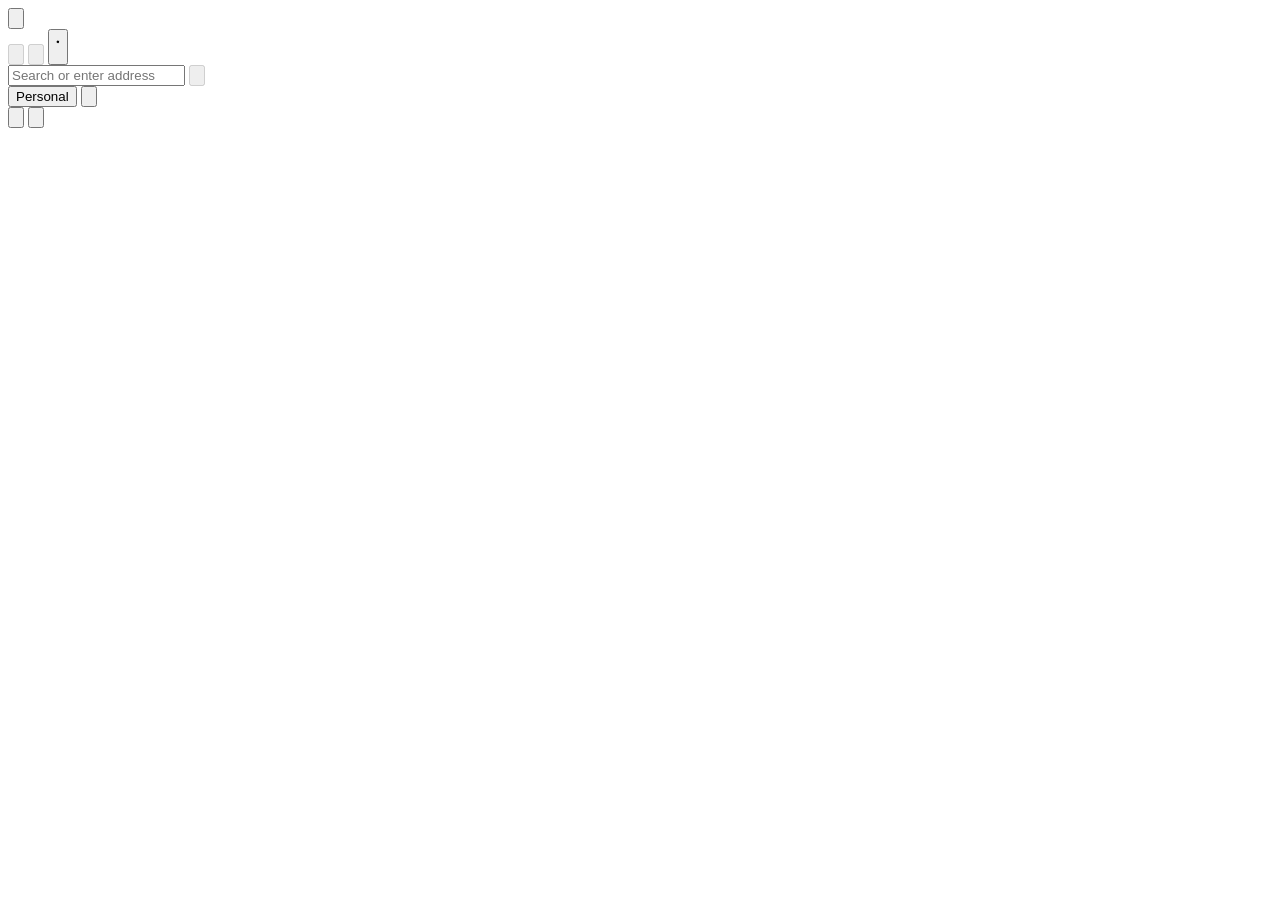
<file: ui/index.html>
<!doctype html>
<html lang="en">
  <head>
    <meta charset="utf-8" />
    <meta
      http-equiv="Content-Security-Policy"
      content="default-src 'none'; img-src data:; style-src 'unsafe-inline'; script-src 'unsafe-inline'"
    />
    <title>Toolbar</title>
    <style>
      /*TOKENS*/
      /*TOOLBAR*/
    </style>
  </head>
  <body>
    <div class="tab-row">
      <div class="tabs" id="tabs" role="tablist" aria-label="Tabs"></div>
      <button class="icon-button" id="new-tab" title="New tab" aria-label="New tab">
        <svg viewBox="0 0 24 24" aria-hidden="true"><path d="M12 5v14M5 12h14" /></svg>
      </button>
      <div class="tab-row-space"></div>
      <div class="private-badge" id="private-badge" title="Nothing you do in this window is saved" hidden>
        <svg viewBox="0 0 24 24" aria-hidden="true">
          <path d="M3 12h18M6 12l1.5-6h9L18 12" /><circle cx="8" cy="16.5" r="2.5" /><circle cx="16" cy="16.5" r="2.5" /><path d="M10.5 16.5h3" />
        </svg>
        <span>Private</span>
      </div>
    </div>
    <nav class="toolbar" aria-label="Browser controls">
      <button class="icon-button" id="back" title="Back" aria-label="Back" disabled>
        <svg viewBox="0 0 24 24" aria-hidden="true"><path d="M19 12H5M11 6l-6 6 6 6" /></svg>
      </button>
      <button class="icon-button" id="forward" title="Forward" aria-label="Forward" disabled>
        <svg viewBox="0 0 24 24" aria-hidden="true"><path d="M5 12h14M13 6l6 6-6 6" /></svg>
      </button>
      <button class="icon-button" id="reload" title="Reload" aria-label="Reload">
        <svg id="reload-icon" viewBox="0 0 24 24" aria-hidden="true">
          <path d="M20 12a8 8 0 1 1-2.34-5.66M20 4v5h-5" />
        </svg>
        <svg id="stop-icon" viewBox="0 0 24 24" aria-hidden="true" hidden>
          <path d="M6 6l12 12M18 6L6 18" />
        </svg>
      </button>
      <form class="address" id="address-form" role="search">
        <span class="site-info" id="site-info" hidden>
          <svg id="lock-icon" viewBox="0 0 24 24" aria-hidden="true" hidden>
            <rect x="5" y="11" width="14" height="9" rx="2" />
            <path d="M8 11V8a4 4 0 0 1 8 0v3" />
          </svg>
          <svg id="warn-icon" viewBox="0 0 24 24" aria-hidden="true" hidden>
            <path d="M12 4l9 16H3z" /><path d="M12 10v4M12 17h.01" />
          </svg>
          <span id="site-info-label"></span>
        </span>
        <input
          id="address"
          type="text"
          aria-label="Address and search"
          placeholder="Search or enter address"
          autocomplete="off"
          autocapitalize="off"
          spellcheck="false"
        />
        <button class="zoom-chip" id="zoom-chip" type="button" title="Reset zoom" aria-label="Reset zoom" hidden></button>
        <button class="icon-button small" id="fill-login" type="button" title="Fill saved login" aria-label="Fill saved login" hidden>
          <svg viewBox="0 0 24 24" aria-hidden="true">
            <circle cx="8" cy="15" r="4" />
            <path d="M11 12l8-8M16 7l3 3M14 9l2 2" />
          </svg>
        </button>
        <button class="icon-button small star" id="star" type="button" title="Bookmark this page" aria-label="Bookmark this page" aria-pressed="false" disabled>
          <svg viewBox="0 0 24 24" aria-hidden="true">
            <path d="M12 4l2.5 5.2 5.7.8-4.1 4 1 5.7L12 17l-5.1 2.7 1-5.7-4.1-4 5.7-.8z" />
          </svg>
        </button>
      </form>
      <div class="toolbar-end">
        <span class="toast" id="toast" role="status" hidden></span>
        <button class="workspace-button" id="workspace-button" type="button" title="Workspaces" aria-label="Workspaces" aria-haspopup="menu">
          <span class="ws-dot" id="ws-dot" data-color="blue"></span>
          <span class="ws-name" id="ws-name">Personal</span>
        </button>
        <button class="icon-button" id="side-panel-button" type="button" title="Side panel: clips and colours" aria-label="Side panel" aria-pressed="false">
          <svg viewBox="0 0 24 24" aria-hidden="true"><rect x="3.5" y="5" width="17" height="14" rx="2" /><path d="M14.5 5v14" /></svg>
        </button>
        <div class="pinned" id="pinned-extensions"></div>
        <button class="icon-button" id="extensions-button" title="Extensions" aria-label="Extensions" aria-haspopup="menu">
          <svg viewBox="0 0 24 24" aria-hidden="true"><path d="M10 3h4v3a2 2 0 1 0 4 0h0v4h-3a2 2 0 1 0 0 4h3v4h-4a2 2 0 1 0-4 0H6v-4a2 2 0 1 0 0-4V7a4 4 0 0 1 4-4z" /></svg>
        </button>
        <button class="icon-button" id="menu-button" title="Stardust menu" aria-label="Stardust menu" aria-haspopup="menu">
          <svg viewBox="0 0 24 24" aria-hidden="true"><circle cx="12" cy="5" r="1.2" /><circle cx="12" cy="12" r="1.2" /><circle cx="12" cy="19" r="1.2" /></svg>
        </button>
      </div>
      <div class="progress" id="progress"></div>
    </nav>
    <section class="dialog" id="dialog" role="alertdialog" aria-labelledby="dialog-message" hidden>
      <div class="dialog-text">
        <span class="dialog-origin" id="dialog-origin"></span>
        <span class="dialog-message" id="dialog-message"></span>
      </div>
      <input id="dialog-input" type="text" aria-label="Your answer" autocomplete="off" hidden />
      <button class="text-button" id="dialog-cancel">Cancel</button>
      <button class="text-button primary" id="dialog-ok">OK</button>
    </section>
    <nav class="bookmarks-bar" id="bookmarks-bar" aria-label="Bookmarks bar" hidden></nav>
    <section class="find" id="find" aria-label="Find in page" hidden>
      <input id="find-input" type="text" placeholder="Find in page" aria-label="Find in page" autocomplete="off" spellcheck="false" />
      <span class="find-count" id="find-count" role="status"></span>
      <button class="icon-button match-case" id="find-match-case" title="Match case" aria-label="Match case" aria-pressed="false">Aa</button>
      <button class="icon-button" id="find-previous" title="Previous match" aria-label="Previous match">
        <svg viewBox="0 0 24 24" aria-hidden="true"><path d="M6 15l6-6 6 6" /></svg>
      </button>
      <button class="icon-button" id="find-next" title="Next match" aria-label="Next match">
        <svg viewBox="0 0 24 24" aria-hidden="true"><path d="M6 9l6 6 6-6" /></svg>
      </button>
      <button class="icon-button" id="find-close" title="Close find bar" aria-label="Close find bar">
        <svg viewBox="0 0 24 24" aria-hidden="true"><path d="M6 6l12 12M18 6L6 18" /></svg>
      </button>
    </section>
    <section class="downloads" id="downloads" aria-label="Downloads" hidden>
      <div class="download-list" id="download-list"></div>
      <div class="close-warning" id="close-warning" role="alert" hidden>
        <span id="close-warning-text"></span>
        <button class="text-button" id="keep-downloading">Keep downloading</button>
        <button class="text-button danger" id="close-anyway">Close anyway</button>
      </div>
      <button class="text-button" id="clear-downloads">Clear</button>
    </section>
    <script>
      /*APP*/
    </script>
  </body>
</html>
</file>
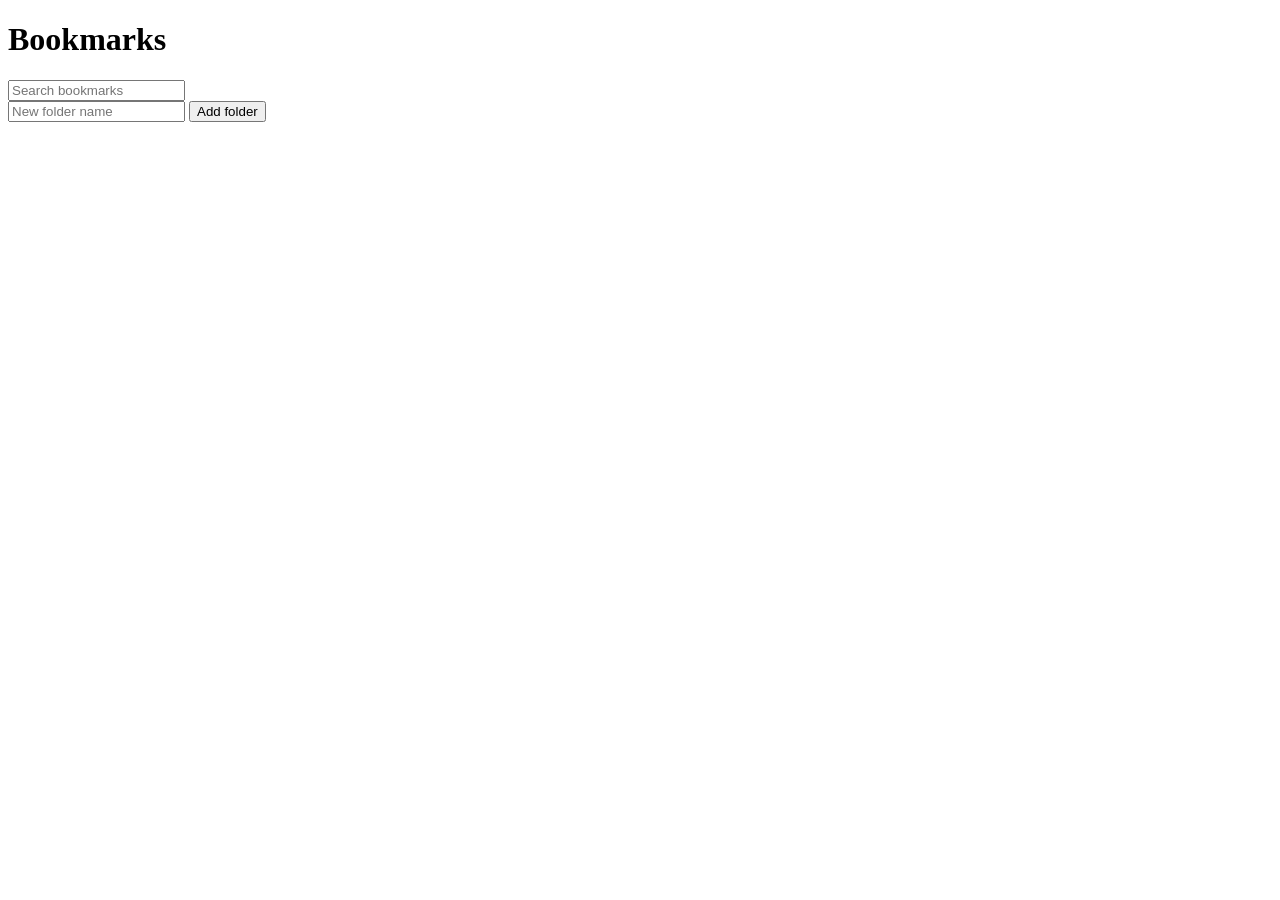
<file: ui/bookmarks.html>
<!doctype html>
<html lang="en">
  <head>
    <meta charset="utf-8" />
    <meta http-equiv="Content-Security-Policy" content="default-src 'none'; style-src 'unsafe-inline'; script-src 'unsafe-inline'" />
    <title>Bookmarks</title>
    <style>
      /*TOKENS*/
      /*PAGES*/
    </style>
  </head>
  <body data-page="bookmarks">
    <main>
      <h1>Bookmarks</h1>
      <div class="toolbar-row"><input id="search" type="search" placeholder="Search bookmarks" aria-label="Search bookmarks" /></div>
      <section aria-label="Folders">
        <div class="toolbar-row">
          <input id="new-folder" type="text" placeholder="New folder name" aria-label="New folder name" />
          <button class="quiet-button" id="add-folder">Add folder</button>
        </div>
        <ul class="list" id="folders"></ul>
      </section>
      <ul class="list" id="list"></ul>
      <p class="empty" id="empty" hidden>No bookmarks found. Press the star in the address bar to add one.</p>
    </main>
    <script>
      /*SCRIPT*/
    </script>
  </body>
</html>
</file>
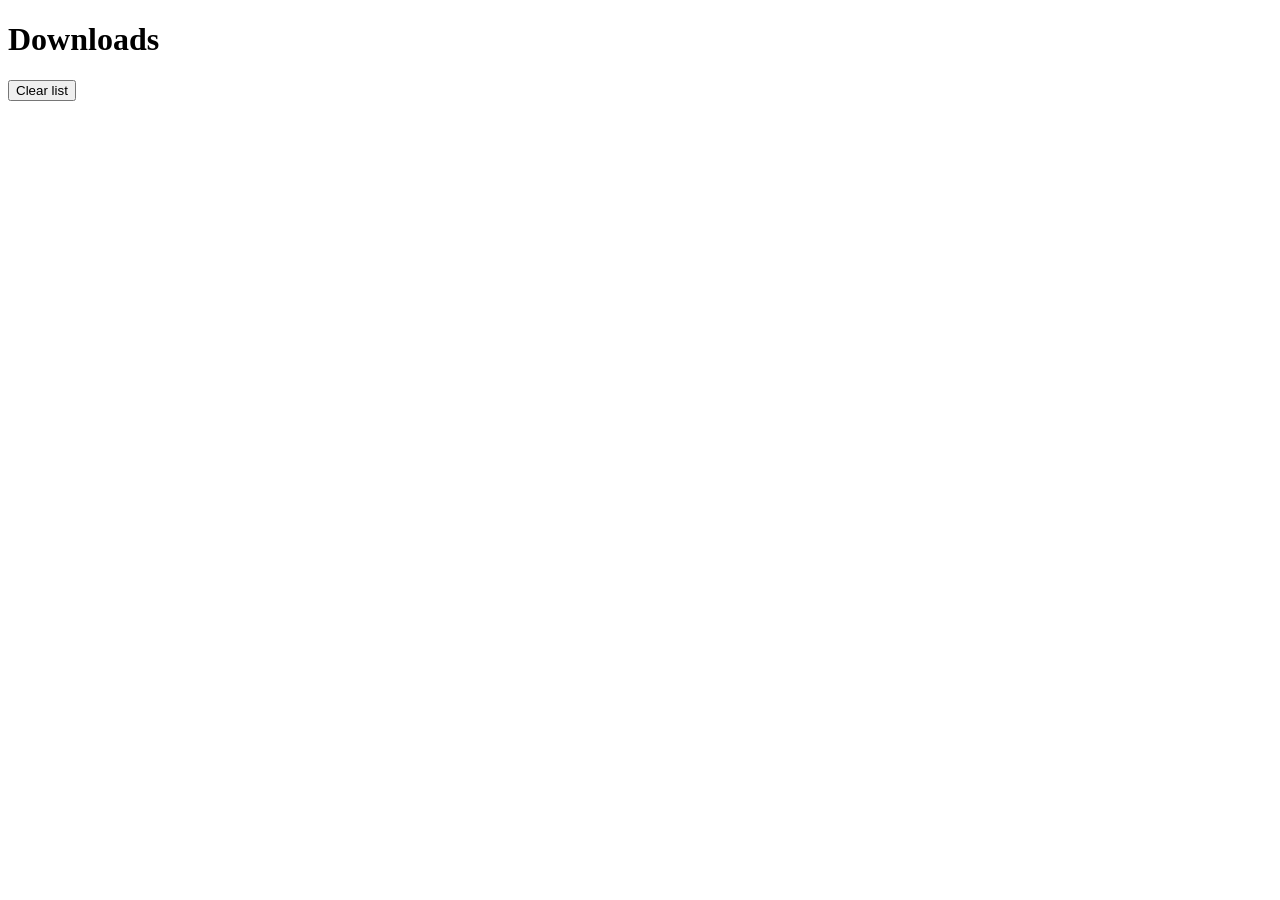
<file: ui/downloads.html>
<!doctype html>
<html lang="en">
  <head>
    <meta charset="utf-8" />
    <meta http-equiv="Content-Security-Policy" content="default-src 'none'; style-src 'unsafe-inline'; script-src 'unsafe-inline'" />
    <title>Downloads</title>
    <style>
      /*TOKENS*/
      /*PAGES*/
    </style>
  </head>
  <body data-page="downloads">
    <main>
      <h1>Downloads</h1>
      <div class="toolbar-row"><button class="quiet-button" id="clear">Clear list</button></div>
      <ul class="list" id="list"></ul>
      <p class="empty" id="empty" hidden>No downloads yet.</p>
    </main>
    <script>
      /*SCRIPT*/
    </script>
  </body>
</html>
</file>
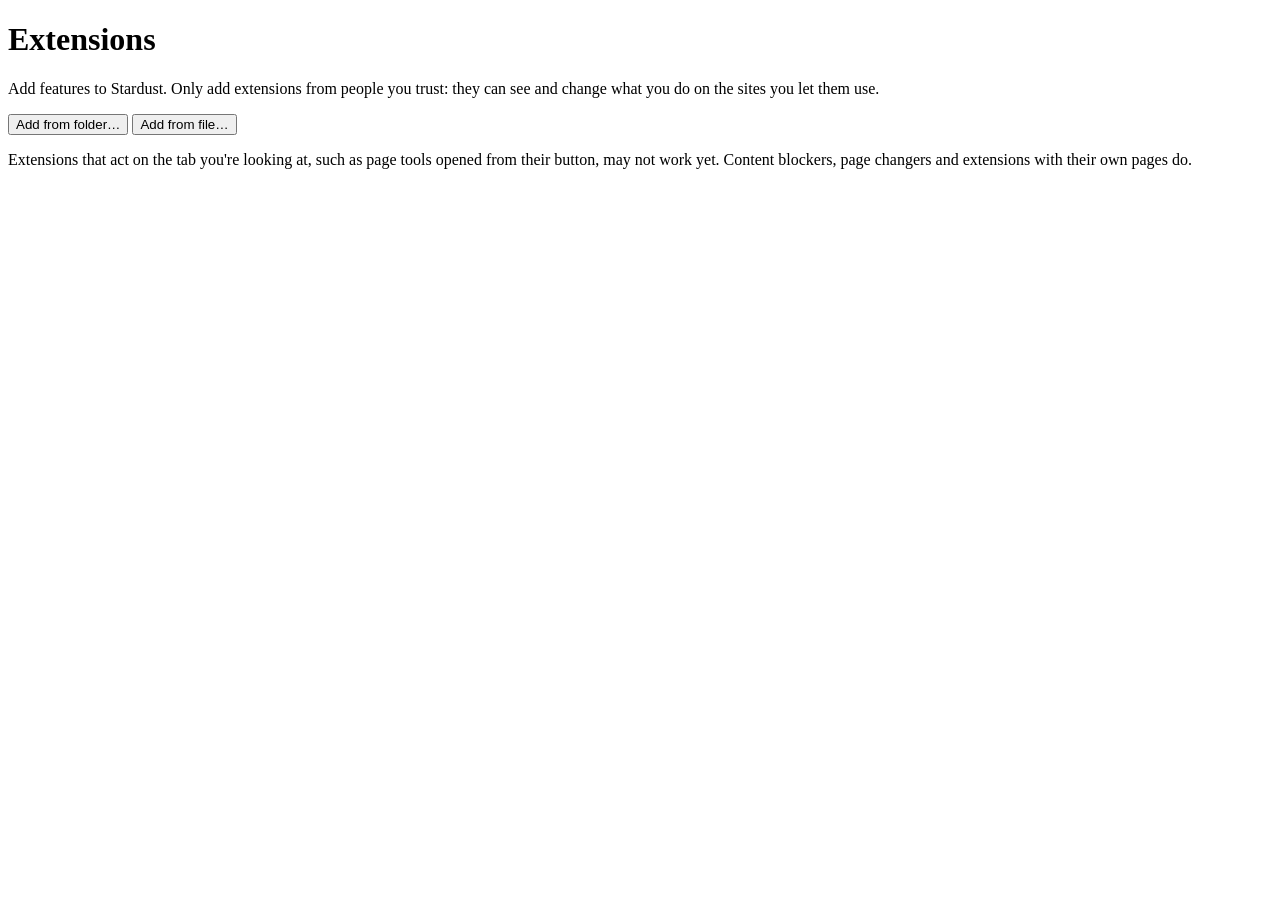
<file: ui/extensions.html>
<!doctype html>
<html lang="en">
  <head>
    <meta charset="utf-8" />
    <meta http-equiv="Content-Security-Policy" content="default-src 'none'; img-src data:; style-src 'unsafe-inline'; script-src 'unsafe-inline'" />
    <title>Extensions</title>
    <style>
      /*TOKENS*/
      /*PAGES*/
    </style>
  </head>
  <body data-page="extensions">
    <main class="wide">
      <header class="page-header">
        <div>
          <h1>Extensions</h1>
          <p class="subtitle">Add features to Stardust. Only add extensions from people you trust: they can see and change what you do on the sites you let them use.</p>
        </div>
        <div class="header-actions">
          <button class="quiet-button" id="add-folder">Add from folder…</button>
          <button class="primary-button" id="add-file">Add from file…</button>
        </div>
      </header>

      <section class="banner" id="restart-banner" role="status" hidden>
        <span>Your changes take effect when Stardust restarts.</span>
        <button class="primary-button small" id="restart">Restart now</button>
      </section>
      <section class="banner error" id="error-banner" role="alert" hidden>
        <span id="error-text"></span>
        <button class="quiet-button small" id="error-dismiss">Dismiss</button>
      </section>

      <section class="confirm" id="confirm" role="dialog" aria-labelledby="confirm-title" hidden>
        <div class="confirm-head">
          <img class="ext-icon" id="confirm-icon" alt="" hidden />
          <div class="ext-icon fallback" id="confirm-fallback" aria-hidden="true"></div>
          <div>
            <h2 id="confirm-title"></h2>
            <p class="hint" id="confirm-version"></p>
          </div>
        </div>
        <p id="confirm-description"></p>
        <h3>It will be able to:</h3>
        <ul class="permissions" id="confirm-permissions"></ul>
        <div class="confirm-actions">
          <button class="quiet-button" id="confirm-cancel">Cancel</button>
          <button class="primary-button" id="confirm-add">Add extension</button>
        </div>
      </section>

      <ul class="ext-list" id="list"></ul>
      <section class="empty-state" id="empty" hidden>
        <div class="empty-art" aria-hidden="true">
          <svg viewBox="0 0 24 24"><path d="M10 3h4v3a2 2 0 1 0 4 0h0v4h-3a2 2 0 1 0 0 4h3v4h-4a2 2 0 1 0-4 0H6v-4a2 2 0 1 0 0-4V7a4 4 0 0 1 4-4z" /></svg>
        </div>
        <h2>No extensions yet</h2>
        <p>Add an extension you've downloaded, as an unpacked folder, a .zip file or a .crx file.</p>
      </section>
      <p class="hint note">Extensions that act on the tab you're looking at, such as page tools opened from their button, may not work yet. Content blockers, page changers and extensions with their own pages do.</p>
    </main>
    <script>
      /*SCRIPT*/
    </script>
  </body>
</html>
</file>
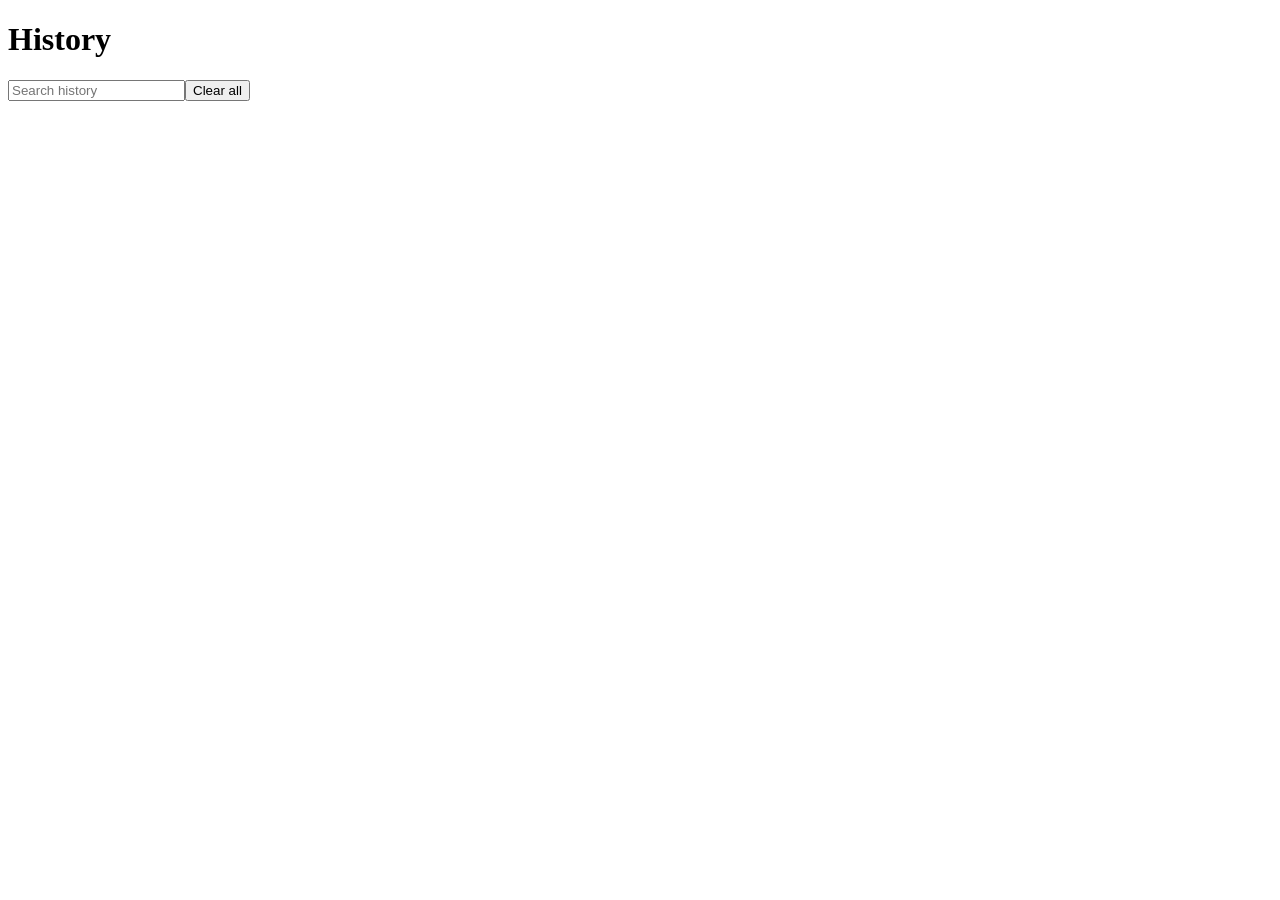
<file: ui/history.html>
<!doctype html>
<html lang="en">
  <head>
    <meta charset="utf-8" />
    <meta http-equiv="Content-Security-Policy" content="default-src 'none'; style-src 'unsafe-inline'; script-src 'unsafe-inline'" />
    <title>History</title>
    <style>
      /*TOKENS*/
      /*PAGES*/
    </style>
  </head>
  <body data-page="history">
    <main>
      <h1>History</h1>
      <div class="toolbar-row"><input id="search" type="search" placeholder="Search history" aria-label="Search history" /><button class="quiet-button" id="clear">Clear all</button></div><ul class="list" id="list"></ul><p class="empty" id="empty" hidden>No history found.</p>
    </main>
    <script>
      /*SCRIPT*/
    </script>
  </body>
</html>
</file>
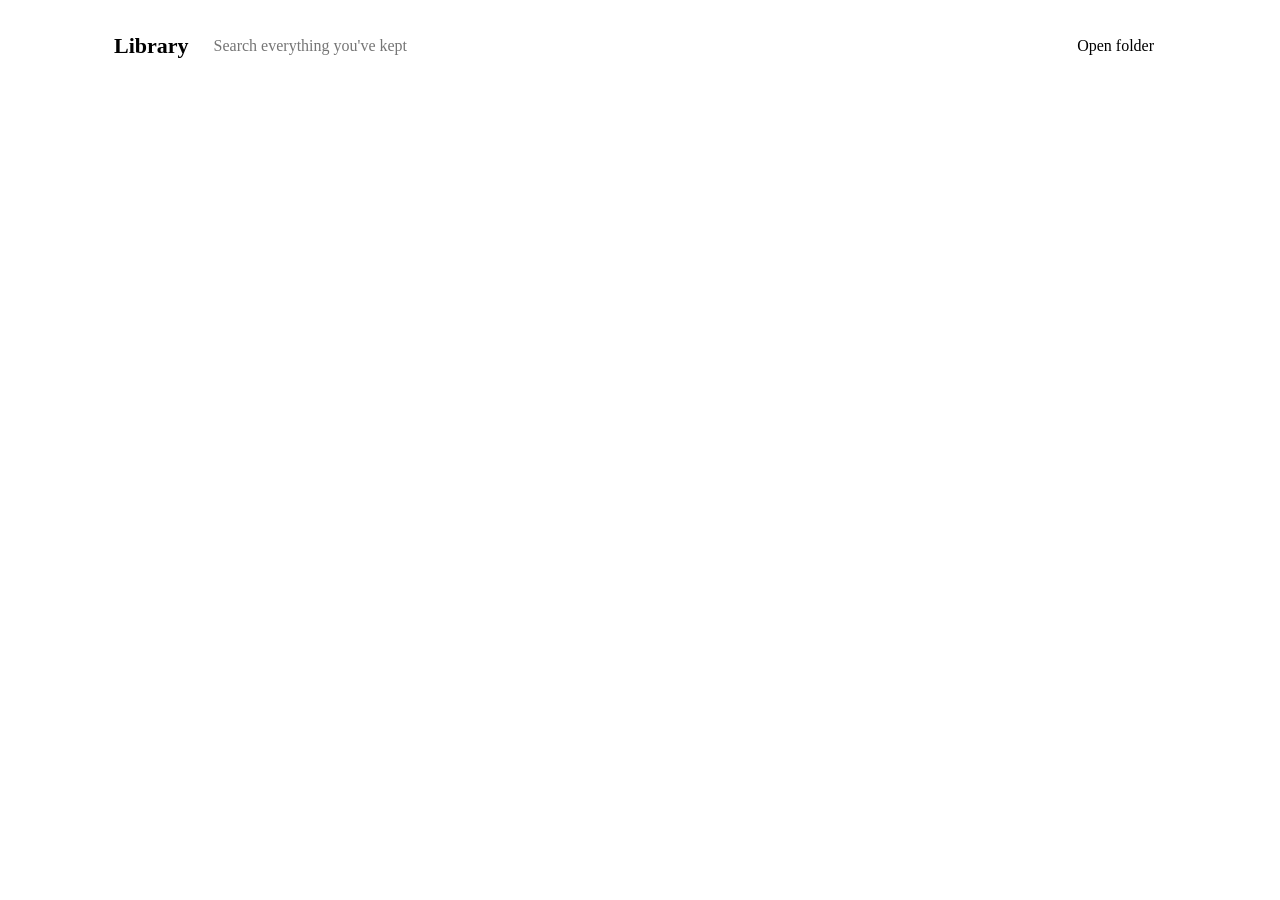
<file: ui/library.html>
<!doctype html>
<html lang="en">
  <head>
    <meta charset="utf-8" />
    <meta http-equiv="Content-Security-Policy" content="default-src 'none'; img-src data:; style-src 'unsafe-inline'; script-src 'unsafe-inline'" />
    <title>Library</title>
    <style>
      /*TOKENS*/
      * { box-sizing: border-box; }
      html, body { margin: 0; min-height: 100%; }
      body { background: var(--page); color: var(--text); font: var(--text-md) var(--font-ui); }
      button, input { font: inherit; }
      main { margin: 0 auto; max-width: 1100px; padding: 28px 24px 60px; }
      header { align-items: center; display: flex; gap: 12px; margin-bottom: 16px; }
      h1 { flex: none; font-size: 22px; margin: 0; }
      .search { background: var(--field); border: 1px solid transparent; border-radius: 8px; color: var(--text); flex: 1; height: 36px; outline: none; padding: 0 12px; }
      .search:focus { background: var(--field-focus); border-color: var(--accent); }
      .quiet { background: var(--field); border: 0; border-radius: 6px; color: var(--text); cursor: default; flex: none; height: 32px; padding: 0 12px; }
      .quiet:hover { background: var(--press); }
      .chips { display: flex; flex-wrap: wrap; gap: 6px; margin-bottom: 10px; }
      .chip { background: transparent; border: 1px solid var(--divider); border-radius: 999px; color: var(--text-muted); cursor: default; height: 28px; padding: 0 12px; }
      .chip:hover { background: var(--hover); }
      .chip[aria-pressed="true"] { background: var(--accent-soft); border-color: var(--accent); color: var(--accent); }
      .chip .n { opacity: .65; margin-left: 4px; }
      .count { color: var(--text-muted); font-size: var(--text-sm); margin: 6px 0 14px; }
      .grid { display: grid; gap: 14px; grid-template-columns: repeat(auto-fill, minmax(250px, 1fr)); }
      .card { background: var(--surface); border: 1px solid var(--divider); border-radius: 10px; display: flex; flex-direction: column; gap: 6px; overflow: hidden; padding: 0 0 10px; }
      .preview { align-items: center; background: var(--field); border: 0; cursor: default; display: flex; height: 140px; justify-content: center; overflow: hidden; padding: 0; width: 100%; }
      .preview img { display: block; height: 100%; object-fit: cover; width: 100%; }
      .preview .swatch { height: 100%; width: 100%; }
      .preview .text { color: var(--text-muted); font-size: 13px; line-height: 1.4; max-height: 100%; overflow: hidden; padding: 12px; text-align: left; white-space: pre-wrap; width: 100%; overflow-wrap: anywhere; }
      .body { display: flex; flex-direction: column; gap: 4px; padding: 0 12px; }
      .title { align-items: center; display: flex; gap: 6px; }
      .title .name { flex: 1; font-weight: 600; min-width: 0; overflow: hidden; text-overflow: ellipsis; white-space: nowrap; }
      .kind { background: var(--field); border-radius: 4px; color: var(--text-muted); flex: none; font-size: 11px; padding: 1px 6px; text-transform: uppercase; }
      .detail { color: var(--text-muted); font-size: 12px; overflow: hidden; overflow-wrap: anywhere; text-overflow: ellipsis; white-space: nowrap; }
      .tags { display: flex; flex-wrap: wrap; gap: 4px; }
      .tag { align-items: center; background: var(--accent-soft); border-radius: 999px; color: var(--accent); display: inline-flex; font-size: 12px; gap: 4px; padding: 1px 4px 1px 9px; }
      .tag button { background: transparent; border: 0; border-radius: 50%; color: inherit; cursor: default; height: 16px; line-height: 1; padding: 0; width: 16px; }
      .tag button:hover { background: var(--press); }
      .tag-input { background: transparent; border: 1px dashed var(--divider); border-radius: 999px; color: var(--text); font-size: 12px; height: 22px; outline: none; padding: 0 8px; width: 92px; }
      .tag-input:focus { border-color: var(--accent); }
      .actions { display: flex; gap: 6px; }
      .actions .quiet { font-size: 12px; height: 26px; padding: 0 9px; }
      .danger:hover { background: var(--warn-bg); color: var(--warn-text); }
      .empty { color: var(--text-muted); padding: 60px 20px; text-align: center; }
      .status { color: var(--text-muted); font-size: var(--text-sm); min-height: 18px; }
      [hidden] { display: none !important; }
    </style>
  </head>
  <body>
    <main>
      <header>
        <h1>Library</h1>
        <input class="search" id="search" type="search" placeholder="Search everything you've kept" aria-label="Search the library" autocomplete="off" />
        <button class="quiet" id="folder" type="button" title="Show the folder that holds saved screenshots">Open folder</button>
      </header>
      <div class="chips" id="kinds" role="group" aria-label="Show"></div>
      <div class="chips" id="tags" role="group" aria-label="Tags"></div>
      <div class="count" id="count" role="status"></div>
      <div class="grid" id="grid"></div>
      <div class="empty" id="empty" hidden></div>
      <div class="status" id="status" role="status"></div>
    </main>
    <script>
      "use strict";
      const send = (command) => window.browserBridge.send(JSON.stringify(command));
      const byId = (id) => document.getElementById(id);
      const make = (tag, className, text) => {
        const element = document.createElement(tag);
        if (className) element.className = className;
        if (text !== undefined) element.textContent = text;
        return element;
      };

      const KINDS = [["", "Everything"], ["screenshot", "Screenshots"], ["clip", "Clips"], ["color", "Colours"]];
      const LABEL = { screenshot: "Screenshot", clip: "Clip", snippet: "Snippet", color: "Colour" };
      let kind = "";
      let tag = "";
      let searchTimer = null;
      let latest = { items: [], tags: [], matches: 0, total: 0 };
      // A tag being typed isn't thrown away when the list refreshes.
      let typing = { key: null, text: "" };

      function ask() {
        send({ type: "listLibrary", query: byId("search").value, kind, tag });
      }
      byId("search").addEventListener("input", () => {
        clearTimeout(searchTimer);
        searchTimer = setTimeout(ask, 150);
      });
      byId("folder").addEventListener("click", () => send({ type: "showLibraryFolder" }));

      function chip(label, pressed, onClick, count) {
        const button = make("button", "chip", label);
        button.type = "button";
        button.setAttribute("aria-pressed", String(pressed));
        if (count !== undefined) button.append(make("span", "n", String(count)));
        button.addEventListener("click", onClick);
        return button;
      }
      function renderFilters() {
        byId("kinds").replaceChildren(...KINDS.map(([id, label]) => chip(label, kind === id, () => { kind = id; ask(); })));
        const tags = latest.tags.map(([name, count]) => chip(`#${name}`, tag === name, () => { tag = tag === name ? "" : name; ask(); }, count));
        byId("tags").replaceChildren(...tags);
        byId("tags").hidden = tags.length === 0;
      }

      function copy(text, label) {
        const field = Object.assign(document.createElement("textarea"), { value: text });
        field.style.cssText = "position:fixed;opacity:0;";
        document.body.append(field);
        field.select();
        let copied = false;
        try { copied = document.execCommand("copy"); } catch (_) {}
        field.remove();
        say(copied ? `Copied ${label}` : "Couldn't copy");
      }
      function say(text) {
        byId("status").textContent = text;
        clearTimeout(say.timer);
        say.timer = setTimeout(() => (byId("status").textContent = ""), 2200);
      }

      function card(item) {
        const element = make("article", "card");
        // What the preview does when clicked: open the thing.
        const preview = make("button", "preview");
        preview.type = "button";
        if (item.kind === "screenshot") {
          if (item.thumb) {
            const image = make("img");
            image.alt = "";
            image.src = item.thumb;
            preview.append(image);
          } else {
            preview.append(make("div", "text", "Screenshot"));
          }
          preview.title = "Open to mark up again";
          preview.addEventListener("click", () => send({ type: "openLibraryShot", id: item.shotId }));
        } else if (item.kind === "color") {
          const swatch = make("div", "swatch");
          swatch.style.background = item.title;
          preview.append(swatch);
          preview.title = "Copy";
          preview.addEventListener("click", () => copy(item.title, item.title));
        } else if (item.kind === "clip") {
          preview.append(make("div", "text", item.detail.split("\n").slice(1).join("\n") || item.detail));
          preview.title = "Open the page";
          preview.addEventListener("click", () => send({ type: "openAsset", key: item.key }));
        } else {
          preview.append(make("div", "text", item.detail));
          preview.title = "Copy the text";
          preview.addEventListener("click", () => copy(item.detail, "the text"));
        }
        const body = make("div", "body");
        const title = make("div", "title");
        title.append(make("span", "name", item.title), make("span", "kind", LABEL[item.kind]));
        body.append(title);
        const detail = item.kind === "screenshot"
          ? `${item.width} × ${item.height}${item.detail ? " · " + item.detail : ""}`
          : item.kind === "clip" ? item.detail.split("\n")[0] : "";
        if (detail) body.append(make("div", "detail", detail));

        const tags = make("div", "tags");
        for (const name of item.tags) {
          const pill = make("span", "tag", name);
          const remove = make("button", "", "×");
          remove.title = `Remove the tag ${name}`;
          remove.setAttribute("aria-label", `Remove the tag ${name}`);
          remove.addEventListener("click", () => { send({ type: "removeAssetTag", key: item.key, tag: name }); setTimeout(ask, 60); });
          pill.append(remove);
          tags.append(pill);
        }
        const input = make("input", "tag-input");
        input.type = "text";
        input.maxLength = 30;
        input.placeholder = "+ tag";
        input.setAttribute("aria-label", `Add a tag to ${item.title}`);
        if (typing.key === item.key) input.value = typing.text;
        input.addEventListener("input", () => (typing = { key: item.key, text: input.value }));
        input.addEventListener("keydown", (event) => {
          if (event.key === "Enter" && input.value.trim()) {
            send({ type: "addAssetTag", key: item.key, tag: input.value });
            typing = { key: null, text: "" };
            input.value = "";
            setTimeout(ask, 60);
          }
        });
        tags.append(input);
        body.append(tags);

        const actions = make("div", "actions");
        if (item.kind === "screenshot") {
          const rename = make("button", "quiet", "Rename");
          rename.addEventListener("click", () => {
            const name = make("input", "tag-input");
            name.type = "text";
            name.maxLength = 100;
            name.value = item.title;
            name.style.width = "100%";
            name.setAttribute("aria-label", "Screenshot name");
            title.replaceChildren(name);
            name.focus();
            name.select();
            name.addEventListener("keydown", (event) => {
              if (event.key === "Enter") { send({ type: "renameShot", id: item.shotId, title: name.value }); setTimeout(ask, 60); }
              if (event.key === "Escape") ask();
            });
          });
          actions.append(rename);
        } else if (item.kind === "clip") {
          const open = make("button", "quiet", "Open");
          open.addEventListener("click", () => send({ type: "openAsset", key: item.key }));
          const link = make("button", "quiet", "Copy link");
          link.addEventListener("click", () => copy(item.detail.split("\n")[0], "the link"));
          actions.append(open, link);
        } else if (item.kind === "snippet") {
          const text = make("button", "quiet", "Copy");
          text.addEventListener("click", () => copy(item.detail, "the text"));
          actions.append(text);
        } else {
          const code = make("button", "quiet", "Copy");
          code.addEventListener("click", () => copy(item.title, item.title));
          actions.append(code);
        }
        let asked = false;
        const remove = make("button", "quiet danger", "Delete");
        remove.addEventListener("click", () => {
          if (!asked) {
            asked = true;
            remove.textContent = "Click again to delete";
            setTimeout(() => { asked = false; remove.textContent = "Delete"; }, 3500);
            return;
          }
          send({ type: "deleteAsset", key: item.key });
        });
        actions.append(remove);
        body.append(actions);
        element.append(preview, body);
        return element;
      }

      function render() {
        renderFilters();
        byId("grid").replaceChildren(...latest.items.map(card));
        const searching = byId("search").value.trim() || kind || tag;
        byId("count").textContent = latest.total === 0
          ? ""
          : latest.matches > latest.items.length
            ? `Showing ${latest.items.length} of ${latest.matches}. Narrow the search to see the rest.`
            : `${latest.matches} ${latest.matches === 1 ? "thing" : "things"}${searching ? " match" : " kept"}`;
        const empty = byId("empty");
        empty.hidden = latest.items.length > 0;
        empty.textContent = latest.total === 0
          ? "Nothing here yet. Clips and colours from the side panel appear here, and so do screenshots you save to the library."
          : "Nothing matches. Try fewer words, or clear the filters.";
      }

      window.onBrowserEvent = (event) => {
        if (event.type === "library") {
          latest = event;
          // A tag filter for a tag that's gone is dropped.
          if (tag && !event.tags.some(([name]) => name === tag)) { tag = ""; ask(); return; }
          render();
        }
      };
      ask();
    </script>
  </body>
</html>
</file>
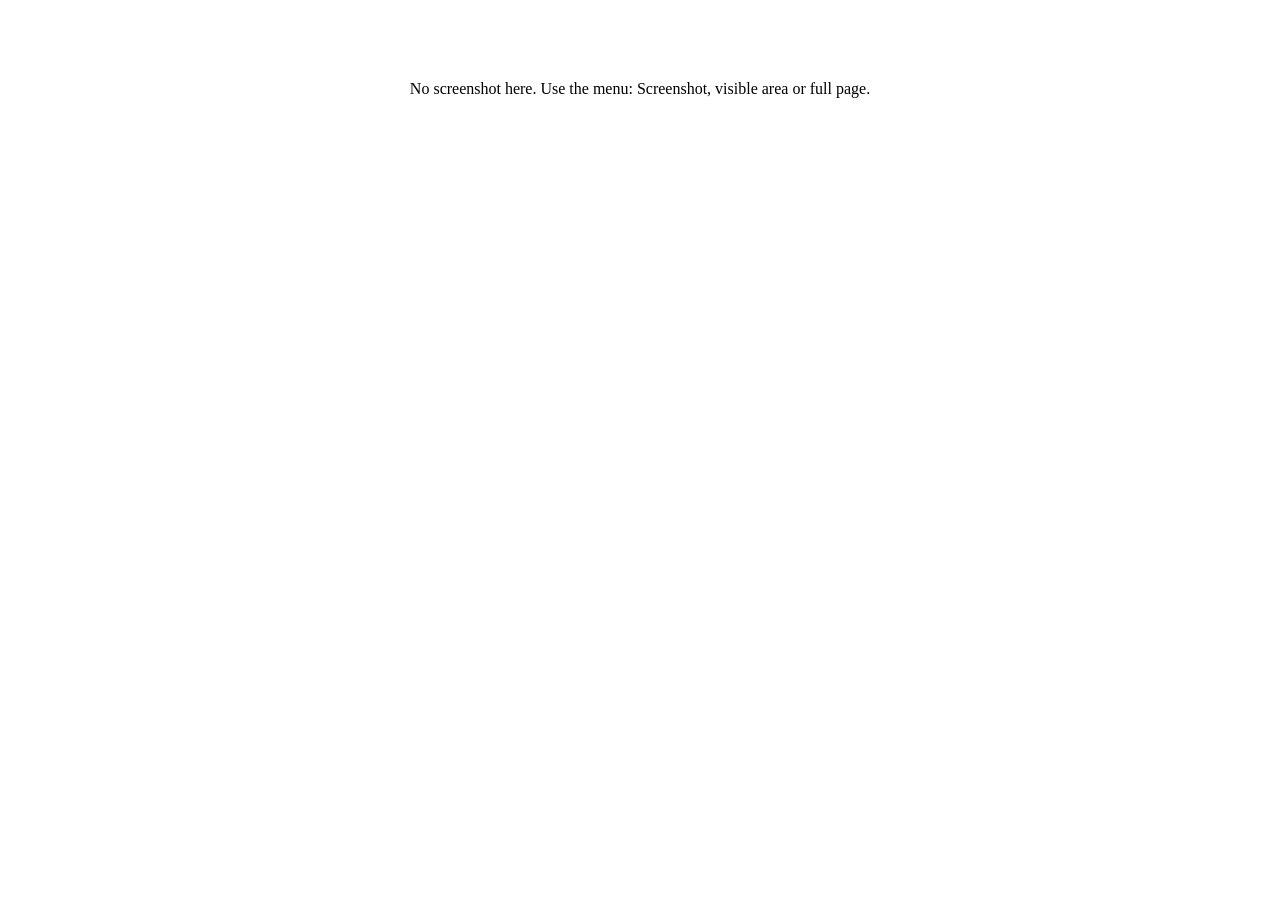
<file: ui/screenshot.html>
<!doctype html>
<html lang="en">
  <head>
    <meta charset="utf-8" />
    <meta http-equiv="Content-Security-Policy" content="default-src 'none'; img-src data: blob:; style-src 'unsafe-inline'; script-src 'unsafe-inline'" />
    <title>Screenshot</title>
    <style>
      /*TOKENS*/
      * { box-sizing: border-box; }
      html, body { height: 100%; margin: 0; }
      body { background: var(--page); color: var(--text); display: flex; flex-direction: column; font: var(--text-sm) var(--font-ui); }
      button, input, select { font: inherit; }
      svg { fill: none; height: 16px; stroke: currentcolor; stroke-linecap: round; stroke-linejoin: round; stroke-width: 1.75; width: 16px; }
      .bar { align-items: center; background: var(--surface); border-bottom: 1px solid var(--divider); display: flex; flex-wrap: wrap; gap: var(--space-2); padding: var(--space-2) var(--space-3); }
      .group { align-items: center; display: flex; gap: 2px; }
      .sep { background: var(--divider); height: 22px; margin: 0 var(--space-1); width: 1px; }
      .tool, .act {
        align-items: center; background: transparent; border: 0; border-radius: 6px; color: var(--text);
        cursor: default; display: flex; gap: 6px; height: 32px; justify-content: center; min-width: 32px; padding: 0 8px;
      }
      .tool:hover, .act:hover { background: var(--hover); }
      .tool[aria-pressed="true"] { background: var(--accent-soft); color: var(--accent); }
      .act:disabled { color: var(--text-disabled); }
      .primary { background: var(--accent); color: var(--on-accent); padding: 0 14px; }
      .primary:hover { background: var(--accent); filter: brightness(1.08); }
      .swatch { border: 2px solid transparent; border-radius: 50%; cursor: default; height: 22px; padding: 0; width: 22px; }
      .swatch[aria-pressed="true"] { border-color: var(--text); }
      .size[aria-pressed="true"] { background: var(--accent-soft); }
      .size i { background: currentcolor; border-radius: 50%; display: block; }
      .spacer { flex: 1; }
      .status { color: var(--text-muted); min-width: 90px; text-align: right; }
      .stage { flex: 1; overflow: auto; padding: var(--space-3); position: relative; text-align: center; }
      .wrap { display: inline-block; position: relative; box-shadow: var(--shadow); line-height: 0; }
      canvas { cursor: crosshair; display: block; max-width: 100%; }
      .empty { color: var(--text-muted); padding: 80px 20px; text-align: center; }
      .loupe { background: var(--surface); border: 2px solid var(--text); border-radius: 8px; box-shadow: var(--shadow); line-height: 1.3; padding: 4px; pointer-events: none; position: fixed; z-index: 5; }
      .loupe canvas { border-radius: 4px; display: block; image-rendering: pixelated; }
      .loupe .label { font: 12px ui-monospace, Menlo, monospace; padding: 4px 2px 0; text-align: center; }
      .picked { display: flex; gap: 4px; }
      .picked button { border: 1px solid var(--divider); border-radius: 4px; cursor: default; height: 22px; padding: 0; width: 22px; }
      .textbox { background: rgb(255 255 255 / 85%); border: 1px dashed #666; color: #000; font-family: system-ui, sans-serif; outline: none; padding: 0 2px; position: absolute; white-space: pre; }
      [hidden] { display: none !important; }
    </style>
  </head>
  <body>
    <div class="bar" id="bar" role="toolbar" aria-label="Annotation tools" hidden>
      <div class="group" id="tools"></div>
      <span class="sep"></span>
      <div class="group" id="colors" aria-label="Colour"></div>
      <span class="sep"></span>
      <div class="group" id="sizes" aria-label="Thickness"></div>
      <span class="sep"></span>
      <div class="group">
        <button class="act" id="undo" title="Undo" aria-label="Undo" disabled><svg viewBox="0 0 24 24"><path d="M9 7L4 12l5 5M4 12h10a6 6 0 0 1 0 12" transform="translate(0 -3)" /></svg></button>
        <button class="act" id="redo" title="Redo" aria-label="Redo" disabled><svg viewBox="0 0 24 24"><path d="M15 7l5 5-5 5M20 12H10a6 6 0 0 0 0 12" transform="translate(0 -3)" /></svg></button>
      </div>
      <div class="picked" id="picked" aria-label="Colours picked here"></div>
      <span class="spacer"></span>
      <span class="status" id="status" role="status"></span>
      <button class="act" id="library" type="button" title="Keep this in the library">Save to library</button>
      <button class="act" id="copy" type="button">Copy</button>
      <button class="act primary" id="save" type="button">Save PNG</button>
    </div>
    <div class="stage" id="stage">
      <div class="empty" id="empty">No screenshot here. Use the menu: Screenshot, visible area or full page.</div>
      <div class="wrap" id="wrap" hidden><canvas id="canvas" aria-label="Screenshot to annotate"></canvas></div>
    </div>
    <div class="clip" id="clip" contenteditable="true"></div>
    <div class="loupe" id="loupe" hidden><canvas id="loupe-canvas" width="117" height="117"></canvas><div class="label" id="loupe-label"></div></div>
    <script>
      "use strict";
      const send = (command) => window.browserBridge.send(JSON.stringify(command));
      const byId = (id) => document.getElementById(id);
      const canvas = byId("canvas");
      const ctx = canvas.getContext("2d");

      const TOOLS = [
        ["picker", "Pick a colour", '<svg viewBox="0 0 24 24"><path d="M15 4l5 5M13 6l5 5-9 9H4v-5zM4 20l4-1" /></svg>'],
        ["pen", "Pen", '<svg viewBox="0 0 24 24"><path d="M4 20l4-1 11-11-3-3L5 16z" /></svg>'],
        ["arrow", "Arrow", '<svg viewBox="0 0 24 24"><path d="M5 19L19 5M10 5h9v9" /></svg>'],
        ["rect", "Rectangle", '<svg viewBox="0 0 24 24"><rect x="4" y="6" width="16" height="12" rx="1" /></svg>'],
        ["highlight", "Highlight", '<svg viewBox="0 0 24 24"><path d="M4 18h16M7 14l5-9 5 9z" /></svg>'],
        ["text", "Text", '<svg viewBox="0 0 24 24"><path d="M5 6h14M12 6v13M9 19h6" /></svg>'],
        ["blur", "Hide with blocks", '<svg viewBox="0 0 24 24"><path d="M4 4h6v6H4zM14 4h6v6h-6zM4 14h6v6H4zM14 14h6v6h-6z" /></svg>'],
        ["crop", "Crop", '<svg viewBox="0 0 24 24"><path d="M7 3v14h14M3 7h14v14" /></svg>'],
      ];
      const COLORS = ["#e5322d", "#f5b800", "#2e9e6b", "#2f6fed", "#111111", "#ffffff"];
      const SIZES = [3, 6, 10];

      let image = null;
      let shapes = [];
      let redo = [];
      let tool = "arrow";
      let color = COLORS[0];
      let size = SIZES[1];
      let draft = null;

      // Setup of the controls -----------------------------------------------------
      for (const [id, label, icon] of TOOLS) {
        const button = Object.assign(document.createElement("button"), { className: "tool", title: label, innerHTML: icon });
        button.dataset.tool = id;
        button.setAttribute("aria-label", label);
        button.addEventListener("click", () => setTool(id));
        byId("tools").append(button);
      }
      for (const value of COLORS) {
        const button = Object.assign(document.createElement("button"), { className: "swatch", title: value });
        button.style.background = value;
        if (value === "#ffffff") button.style.boxShadow = "inset 0 0 0 1px #bbb";
        button.dataset.color = value;
        button.setAttribute("aria-label", `Colour ${value}`);
        button.addEventListener("click", () => { color = value; refreshControls(); });
        byId("colors").append(button);
      }
      for (const value of SIZES) {
        const button = Object.assign(document.createElement("button"), { className: "tool size", title: `Thickness ${value}` });
        button.innerHTML = `<i style="width:${value + 4}px;height:${value + 4}px"></i>`;
        button.dataset.size = String(value);
        button.setAttribute("aria-label", `Thickness ${value}`);
        button.addEventListener("click", () => { size = value; refreshControls(); });
        byId("sizes").append(button);
      }
      function setTool(id) {
        commitText();
        tool = id;
        byId("loupe").hidden = true;
        canvas.style.cursor = id === "picker" ? "none" : "crosshair";
        refreshControls();
      }
      function refreshControls() {
        for (const button of byId("tools").children) button.setAttribute("aria-pressed", String(button.dataset.tool === tool));
        for (const button of byId("colors").children) button.setAttribute("aria-pressed", String(button.dataset.color === color));
        for (const button of byId("sizes").children) button.setAttribute("aria-pressed", String(Number(button.dataset.size) === size));
        byId("undo").disabled = shapes.length === 0;
        byId("redo").disabled = redo.length === 0;
      }
      function say(text) {
        byId("status").textContent = text;
        clearTimeout(say.timer);
        say.timer = setTimeout(() => (byId("status").textContent = ""), 2200);
      }

      // Drawing -------------------------------------------------------------------
      function arrowHead(c, x1, y1, x2, y2, width) {
        const angle = Math.atan2(y2 - y1, x2 - x1);
        const length = Math.max(14, width * 4);
        c.beginPath();
        c.moveTo(x2, y2);
        c.lineTo(x2 - length * Math.cos(angle - 0.45), y2 - length * Math.sin(angle - 0.45));
        c.moveTo(x2, y2);
        c.lineTo(x2 - length * Math.cos(angle + 0.45), y2 - length * Math.sin(angle + 0.45));
        c.stroke();
      }
      function normalized(shape) {
        return { x: Math.min(shape.x1, shape.x2), y: Math.min(shape.y1, shape.y2), w: Math.abs(shape.x2 - shape.x1), h: Math.abs(shape.y2 - shape.y1) };
      }
      function drawShape(c, shape) {
        c.save();
        c.lineCap = "round";
        c.lineJoin = "round";
        c.strokeStyle = shape.color;
        c.fillStyle = shape.color;
        c.lineWidth = shape.size;
        if (shape.type === "pen") {
          c.beginPath();
          shape.points.forEach(([x, y], i) => (i ? c.lineTo(x, y) : c.moveTo(x, y)));
          c.stroke();
        } else if (shape.type === "arrow") {
          c.beginPath();
          c.moveTo(shape.x1, shape.y1);
          c.lineTo(shape.x2, shape.y2);
          c.stroke();
          arrowHead(c, shape.x1, shape.y1, shape.x2, shape.y2, shape.size);
        } else if (shape.type === "rect") {
          const r = normalized(shape);
          c.strokeRect(r.x, r.y, r.w, r.h);
        } else if (shape.type === "highlight") {
          const r = normalized(shape);
          c.globalAlpha = 0.35;
          c.fillRect(r.x, r.y, r.w, r.h);
        } else if (shape.type === "blur") {
          const r = normalized(shape);
          if (r.w > 1 && r.h > 1) {
            const block = Math.max(8, Math.round(Math.min(r.w, r.h) / 6), shape.size * 2);
            const small = document.createElement("canvas");
            small.width = Math.max(1, Math.round(r.w / block));
            small.height = Math.max(1, Math.round(r.h / block));
            small.getContext("2d").drawImage(image, r.x, r.y, r.w, r.h, 0, 0, small.width, small.height);
            c.imageSmoothingEnabled = false;
            c.drawImage(small, 0, 0, small.width, small.height, r.x, r.y, r.w, r.h);
          }
        } else if (shape.type === "text") {
          c.font = `600 ${shape.size * 5 + 10}px system-ui, sans-serif`;
          c.textBaseline = "top";
          shape.text.split("\n").forEach((line, i) => c.fillText(line, shape.x1, shape.y1 + i * (shape.size * 5 + 14)));
        }
        c.restore();
      }
      function cropOf() {
        for (let i = shapes.length - 1; i >= 0; i--) if (shapes[i].type === "crop") return normalized(shapes[i]);
        return null;
      }
      function render() {
        if (!image) return;
        ctx.clearRect(0, 0, canvas.width, canvas.height);
        ctx.drawImage(image, 0, 0);
        for (const shape of shapes) if (shape.type !== "crop") drawShape(ctx, shape);
        if (draft && draft.type !== "crop") drawShape(ctx, draft);
        const crop = draft && draft.type === "crop" ? normalized(draft) : cropOf();
        if (crop && crop.w > 1 && crop.h > 1) {
          // Dim what the crop leaves out, and outline what it keeps.
          ctx.save();
          ctx.fillStyle = "rgb(0 0 0 / 50%)";
          ctx.fillRect(0, 0, canvas.width, crop.y);
          ctx.fillRect(0, crop.y + crop.h, canvas.width, canvas.height - crop.y - crop.h);
          ctx.fillRect(0, crop.y, crop.x, crop.h);
          ctx.fillRect(crop.x + crop.w, crop.y, canvas.width - crop.x - crop.w, crop.h);
          ctx.strokeStyle = "#fff";
          ctx.setLineDash([8, 6]);
          ctx.lineWidth = 2;
          ctx.strokeRect(crop.x, crop.y, crop.w, crop.h);
          ctx.restore();
        }
      }
      function point(event) {
        const box = canvas.getBoundingClientRect();
        return [((event.clientX - box.left) * canvas.width) / box.width, ((event.clientY - box.top) * canvas.height) / box.height];
      }

      // Picking a colour: a magnifier follows the pointer, and a click keeps the colour under it.
      let pixels = null;
      const loupe = byId("loupe");
      const loupeCtx = byId("loupe-canvas").getContext("2d");
      const hexOf = (r, g, b) => "#" + [r, g, b].map((n) => n.toString(16).padStart(2, "0")).join("").toUpperCase();
      function colourAt(event) {
        if (!pixels) return null;
        const [px, py] = point(event);
        const x = Math.min(canvas.width - 1, Math.max(0, Math.floor(px)));
        const y = Math.min(canvas.height - 1, Math.max(0, Math.floor(py)));
        const [r, g, b] = pixels.getImageData(x, y, 1, 1).data;
        return { x, y, r, g, b, hex: hexOf(r, g, b) };
      }
      function showLoupe(event) {
        const c = colourAt(event);
        if (!c) return;
        loupeCtx.imageSmoothingEnabled = false;
        loupeCtx.clearRect(0, 0, 117, 117);
        loupeCtx.drawImage(image, c.x - 4, c.y - 4, 9, 9, 0, 0, 117, 117);
        loupeCtx.strokeStyle = "#fff";
        loupeCtx.lineWidth = 3;
        loupeCtx.strokeRect(52, 52, 13, 13);
        loupeCtx.strokeStyle = "#000";
        loupeCtx.lineWidth = 1;
        loupeCtx.strokeRect(51.5, 51.5, 14, 14);
        byId("loupe-label").textContent = `${c.hex}  rgb(${c.r}, ${c.g}, ${c.b})`;
        loupe.hidden = false;
        let left = event.clientX + 22, top = event.clientY + 22;
        if (left + loupe.offsetWidth > innerWidth - 8) left = event.clientX - loupe.offsetWidth - 22;
        if (top + loupe.offsetHeight > innerHeight - 8) top = event.clientY - loupe.offsetHeight - 22;
        loupe.style.left = `${left}px`;
        loupe.style.top = `${top}px`;
      }
      function copyText(text) {
        const field = Object.assign(document.createElement("textarea"), { value: text });
        field.style.cssText = "position:fixed;opacity:0;";
        document.body.append(field);
        field.select();
        let copied = false;
        try { copied = document.execCommand("copy"); } catch (_) {}
        field.remove();
        return copied;
      }
      function pickColour(event) {
        const c = colourAt(event);
        if (!c) return;
        const copied = copyText(c.hex);
        send({ type: "saveColor", hex: c.hex });
        say(copied ? `Copied ${c.hex}` : `${c.hex} (not copied)`);
        const picked = byId("picked");
        const chip = Object.assign(document.createElement("button"), { title: `${c.hex}. Click to copy` });
        chip.style.background = c.hex;
        chip.setAttribute("aria-label", c.hex);
        chip.addEventListener("click", () => say(copyText(c.hex) ? `Copied ${c.hex}` : c.hex));
        picked.prepend(chip);
        while (picked.children.length > 8) picked.lastChild.remove();
      }
      canvas.addEventListener("pointerleave", () => (loupe.hidden = true));

      // Pointer handling ----------------------------------------------------------
      canvas.addEventListener("pointerdown", (event) => {
        if (!image || event.button !== 0) return;
        if (tool === "picker") { pickColour(event); return; }
        commitText();
        const [x, y] = point(event);
        if (tool === "text") { startText(x, y); return; }
        canvas.setPointerCapture(event.pointerId);
        draft = tool === "pen" ? { type: "pen", color, size, points: [[x, y]] } : { type: tool, color, size, x1: x, y1: y, x2: x, y2: y };
      });
      canvas.addEventListener("pointermove", (event) => {
        if (tool === "picker") { showLoupe(event); return; }
        if (!draft) return;
        const [x, y] = point(event);
        if (draft.type === "pen") draft.points.push([x, y]); else { draft.x2 = x; draft.y2 = y; }
        render();
      });
      canvas.addEventListener("pointerup", () => {
        if (!draft) return;
        const shape = draft;
        draft = null;
        const tiny = shape.type === "pen" ? shape.points.length < 2 : Math.abs(shape.x2 - shape.x1) + Math.abs(shape.y2 - shape.y1) < 4;
        if (!tiny) { shapes.push(shape); redo = []; }
        render();
        refreshControls();
      });

      // Text: an input on the picture, turned into drawn text when it's done.
      let textBox = null;
      function startText(x, y) {
        const box = canvas.getBoundingClientRect();
        const scale = box.width / canvas.width;
        const fontSize = (size * 5 + 10) * scale;
        const element = Object.assign(document.createElement("div"), { className: "textbox", contentEditable: "true" });
        element.style.left = `${x * scale}px`;
        element.style.top = `${y * scale}px`;
        element.style.fontSize = `${fontSize}px`;
        element.style.minWidth = "40px";
        element.style.lineHeight = "1.2";
        element.setAttribute("aria-label", "Text to add");
        byId("wrap").append(element);
        textBox = { element, x, y };
        element.addEventListener("keydown", (event) => {
          if (event.key === "Escape") { element.textContent = ""; commitText(); }
          if (event.key === "Enter" && !event.shiftKey) { event.preventDefault(); commitText(); }
        });
        setTimeout(() => element.focus(), 0);
      }
      function commitText() {
        if (!textBox) return;
        const { element, x, y } = textBox;
        textBox = null;
        const text = element.innerText.replace(/\s+$/, "");
        element.remove();
        if (text) { shapes.push({ type: "text", color, size, x1: x, y1: y, text }); redo = []; render(); refreshControls(); }
      }

      // Undo, redo, save and copy -------------------------------------------------
      function undo() { commitText(); if (shapes.length) { redo.push(shapes.pop()); render(); refreshControls(); } }
      function redoShape() { if (redo.length) { shapes.push(redo.pop()); render(); refreshControls(); } }
      byId("undo").addEventListener("click", undo);
      byId("redo").addEventListener("click", redoShape);
      document.addEventListener("keydown", (event) => {
        const mod = event.metaKey || event.ctrlKey;
        if (mod && event.key.toLowerCase() === "z" && !event.target.isContentEditable) {
          event.preventDefault();
          if (event.shiftKey) redoShape(); else undo();
        }
      });

      // What is saved: the picture with its marks, cut to the crop if there is one.
      function exportCanvas() {
        commitText();
        const out = document.createElement("canvas");
        const crop = cropOf();
        const c = crop && crop.w > 1 && crop.h > 1 ? crop : { x: 0, y: 0, w: canvas.width, h: canvas.height };
        out.width = Math.round(c.w);
        out.height = Math.round(c.h);
        const octx = out.getContext("2d");
        octx.drawImage(image, c.x, c.y, c.w, c.h, 0, 0, out.width, out.height);
        octx.translate(-c.x, -c.y);
        for (const shape of shapes) if (shape.type !== "crop") drawShape(octx, shape);
        return out;
      }
      function stamp() {
        const d = new Date();
        const two = (n) => String(n).padStart(2, "0");
        return `Screenshot ${d.getFullYear()}-${two(d.getMonth() + 1)}-${two(d.getDate())} at ${two(d.getHours())}.${two(d.getMinutes())}.${two(d.getSeconds())}.png`;
      }
      byId("save").addEventListener("click", () => {
        if (!image) return;
        exportCanvas().toBlob((blob) => {
          const link = Object.assign(document.createElement("a"), { href: URL.createObjectURL(blob), download: stamp() });
          document.body.append(link);
          link.click();
          link.remove();
          say("Saving to Downloads");
        }, "image/png");
      });
      // Keeping it in the library: the marked-up picture and a small copy of it for the
      // library's grid, and the page it came from.
      let source = "";
      const toBase64 = (blob) => new Promise((resolve) => {
        const reader = new FileReader();
        reader.onload = () => resolve(String(reader.result).split(",")[1] || "");
        reader.readAsDataURL(blob);
      });
      const toBlob = (canvasToSave) => new Promise((resolve) => canvasToSave.toBlob(resolve, "image/png"));
      byId("library").addEventListener("click", async () => {
        if (!image) return;
        const full = exportCanvas();
        const small = document.createElement("canvas");
        const scale = Math.min(1, 360 / full.width);
        small.width = Math.max(1, Math.round(full.width * scale));
        small.height = Math.max(1, Math.round(full.height * scale));
        small.getContext("2d").drawImage(full, 0, 0, small.width, small.height);
        let name = "Screenshot";
        try { name = `Screenshot of ${new URL(source).hostname.replace(/^www\./, "")}`; } catch (_) {}
        send({ type: "saveShotToLibrary", png: await toBase64(await toBlob(full)), thumb: await toBase64(await toBlob(small)), title: name, source });
      });

      // The browser puts the picture on the clipboard itself, since a data page can't use
      // the clipboard's own API and copying an image from a page only keeps its HTML.
      byId("copy").addEventListener("click", () => {
        if (!image) return;
        exportCanvas().toBlob((blob) => {
          const reader = new FileReader();
          reader.onload = () => send({ type: "copyScreenshot", data: String(reader.result).split(",")[1] || "" });
          reader.readAsDataURL(blob);
        }, "image/png");
      });

      // The browser sends the picture once, when asked.
      window.onBrowserEvent = (event) => {
        if (event.type === "libraryResult") {
          say(event.saved ? "Saved to the library" : "Couldn't save it to the library");
          return;
        }
        if (event.type === "copied") {
          say(event.ok ? "Copied" : "Copying a picture isn't available here yet. Use Save PNG.");
          return;
        }
        if (event.type !== "screenshot") return;
        source = typeof event.source === "string" ? event.source : "";
        const loaded = new Image();
        loaded.onload = () => {
          image = loaded;
          canvas.width = loaded.naturalWidth;
          canvas.height = loaded.naturalHeight;
          shapes = [];
          redo = [];
          // The marks aren't in what's read, so a colour is the page's own.
          const base = document.createElement("canvas");
          base.width = loaded.naturalWidth;
          base.height = loaded.naturalHeight;
          pixels = base.getContext("2d", { willReadFrequently: true });
          pixels.drawImage(loaded, 0, 0);
          byId("empty").hidden = true;
          byId("wrap").hidden = false;
          byId("bar").hidden = false;
          refreshControls();
          render();
          if (event.pick) {
            setTool("picker");
            say("Click a colour to copy and keep it");
          } else {
            say(`${loaded.naturalWidth} × ${loaded.naturalHeight}`);
          }
        };
        loaded.onerror = () => say("Couldn't read the picture");
        loaded.src = `data:image/png;base64,${event.data}`;
      };
      refreshControls();
      send({ type: "getScreenshot" });
    </script>
  </body>
</html>
</file>
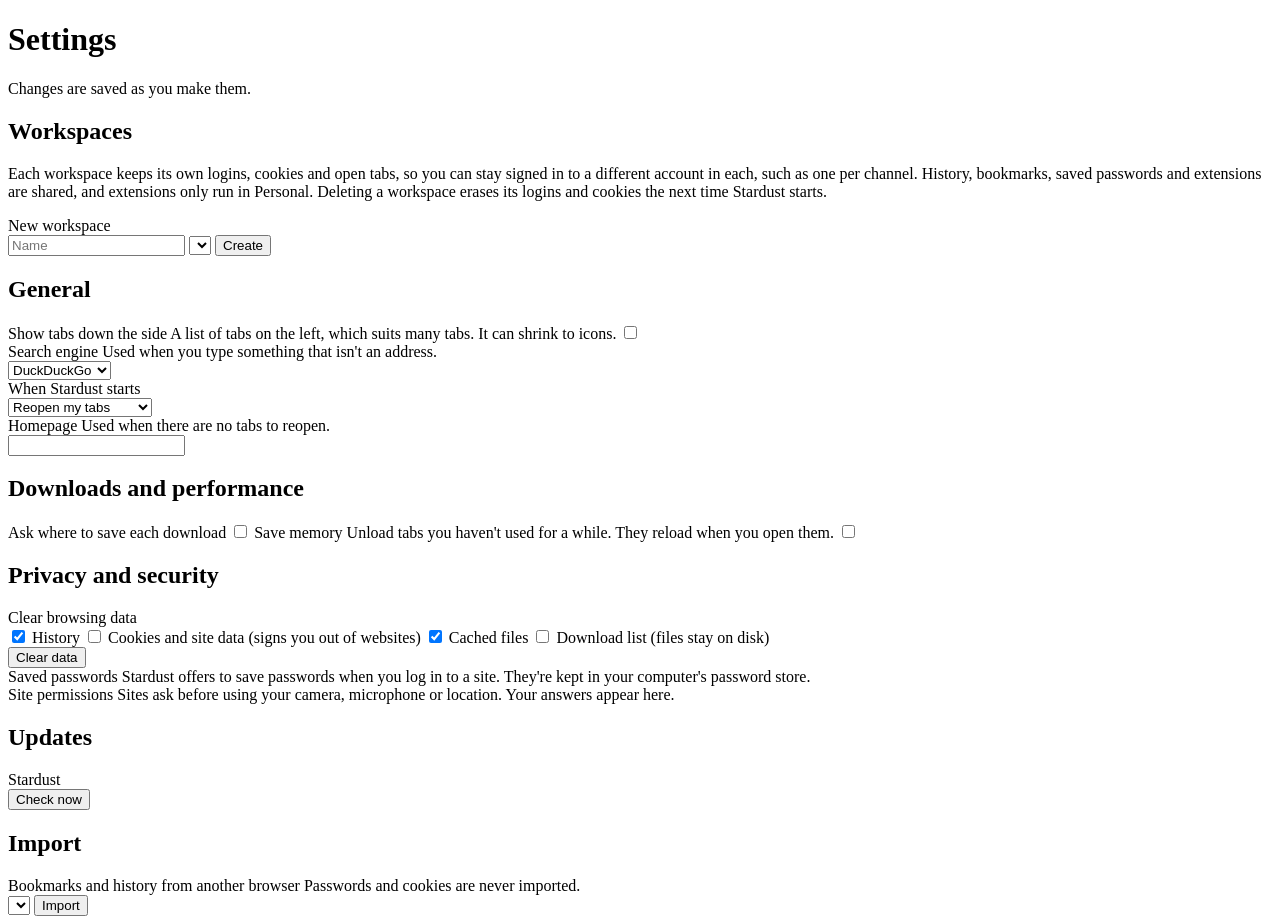
<file: ui/settings.html>
<!doctype html>
<html lang="en">
  <head>
    <meta charset="utf-8" />
    <meta http-equiv="Content-Security-Policy" content="default-src 'none'; style-src 'unsafe-inline'; script-src 'unsafe-inline'" />
    <title>Settings</title>
    <style>
      /*TOKENS*/
      /*PAGES*/
    </style>
  </head>
  <body data-page="settings">
    <main class="wide">
      <header class="page-header">
        <div>
          <h1>Settings</h1>
          <p class="subtitle">Changes are saved as you make them.</p>
        </div>
      </header>

      <section class="card" id="workspaces-card">
        <h2>Workspaces</h2>
        <p class="hint card-hint">Each workspace keeps its own logins, cookies and open tabs, so you can stay signed in to a different account in each, such as one per channel. History, bookmarks, saved passwords and extensions are shared, and extensions only run in Personal. Deleting a workspace erases its logins and cookies the next time Stardust starts.</p>
        <div id="workspace-list"></div>
        <div class="setting">
          <div class="setting-text">
            <label class="setting-title" for="new-workspace">New workspace</label>
            <span class="hint" id="workspace-hint"></span>
          </div>
          <div class="inline-form">
            <input id="new-workspace" type="text" maxlength="40" placeholder="Name" class="wide-input" autocomplete="off" />
            <select id="new-workspace-color" aria-label="Colour"></select>
            <button id="create-workspace" class="quiet-button" type="button">Create</button>
          </div>
        </div>
      </section>

      <section class="card">
        <h2>General</h2>
        <label class="setting toggle">
          <span class="setting-text">
            <span class="setting-title">Show tabs down the side</span>
            <span class="hint">A list of tabs on the left, which suits many tabs. It can shrink to icons.</span>
          </span>
          <input id="vertical-tabs" type="checkbox" role="switch" />
        </label>
        <div class="setting">
          <div class="setting-text">
            <label class="setting-title" for="engine">Search engine</label>
            <span class="hint">Used when you type something that isn't an address.</span>
          </div>
          <select id="engine"><option value="duckDuckGo">DuckDuckGo</option><option value="google">Google</option><option value="bing">Bing</option><option value="brave">Brave Search</option></select>
        </div>
        <div class="setting">
          <div class="setting-text">
            <label class="setting-title" for="startup">When Stardust starts</label>
          </div>
          <select id="startup"><option value="restoreTabs">Reopen my tabs</option><option value="homepage">Open the homepage</option></select>
        </div>
        <div class="setting">
          <div class="setting-text">
            <label class="setting-title" for="homepage">Homepage</label>
            <span class="hint" id="homepage-hint">Used when there are no tabs to reopen.</span>
          </div>
          <input id="homepage" type="url" spellcheck="false" class="wide-input" />
        </div>
      </section>

      <section class="card">
        <h2>Downloads and performance</h2>
        <label class="setting toggle">
          <span class="setting-text"><span class="setting-title">Ask where to save each download</span></span>
          <input id="ask-download" type="checkbox" role="switch" />
        </label>
        <label class="setting toggle">
          <span class="setting-text">
            <span class="setting-title">Save memory</span>
            <span class="hint">Unload tabs you haven't used for a while. They reload when you open them.</span>
          </span>
          <input id="save-memory" type="checkbox" role="switch" />
        </label>
      </section>

      <section class="card">
        <h2>Privacy and security</h2>
        <div class="setting block">
          <div class="setting-text">
            <span class="setting-title">Clear browsing data</span>
            <span class="hint" id="clear-hint"></span>
          </div>
          <div class="check-grid">
            <label class="check"><input id="clear-history" type="checkbox" checked /> <span>History</span></label>
            <label class="check"><input id="clear-cookies" type="checkbox" /> <span>Cookies and site data (signs you out of websites)</span></label>
            <label class="check"><input id="clear-cache" type="checkbox" checked /> <span>Cached files</span></label>
            <label class="check"><input id="clear-downloads" type="checkbox" /> <span>Download list (files stay on disk)</span></label>
          </div>
          <div class="toolbar-row button-row"><button class="quiet-button" id="clear-data">Clear data</button></div>
        </div>
        <div class="setting block">
          <div class="setting-text">
            <span class="setting-title">Saved passwords</span>
            <span class="hint" id="logins-hint">Stardust offers to save passwords when you log in to a site. They're kept in your computer's password store.</span>
          </div>
          <div id="logins"></div>
          <div id="never-save"></div>
        </div>
        <div class="setting block">
          <div class="setting-text">
            <span class="setting-title">Site permissions</span>
            <span class="hint" id="site-permissions-hint">Sites ask before using your camera, microphone or location. Your answers appear here.</span>
          </div>
          <div id="site-permissions"></div>
        </div>
      </section>

      <section class="card">
        <h2>Updates</h2>
        <div class="setting">
          <div class="setting-text">
            <span class="setting-title" id="update-status" role="status">Stardust</span>
          </div>
          <div class="toolbar-row button-row">
            <button class="quiet-button" id="check-updates">Check now</button>
            <button class="primary-button small" id="restart-update" hidden>Restart to update</button>
          </div>
        </div>
      </section>

      <section class="card">
        <h2>Import</h2>
        <div class="setting">
          <div class="setting-text">
            <span class="setting-title">Bookmarks and history from another browser</span>
            <span class="hint" id="import-hint">Passwords and cookies are never imported.</span>
          </div>
          <div class="toolbar-row button-row">
            <select id="import-source" aria-label="Browser to import from"></select>
            <button class="quiet-button" id="import">Import</button>
          </div>
        </div>
      </section>
    </main>
    <script>
      /*SCRIPT*/
    </script>
  </body>
</html>
</file>
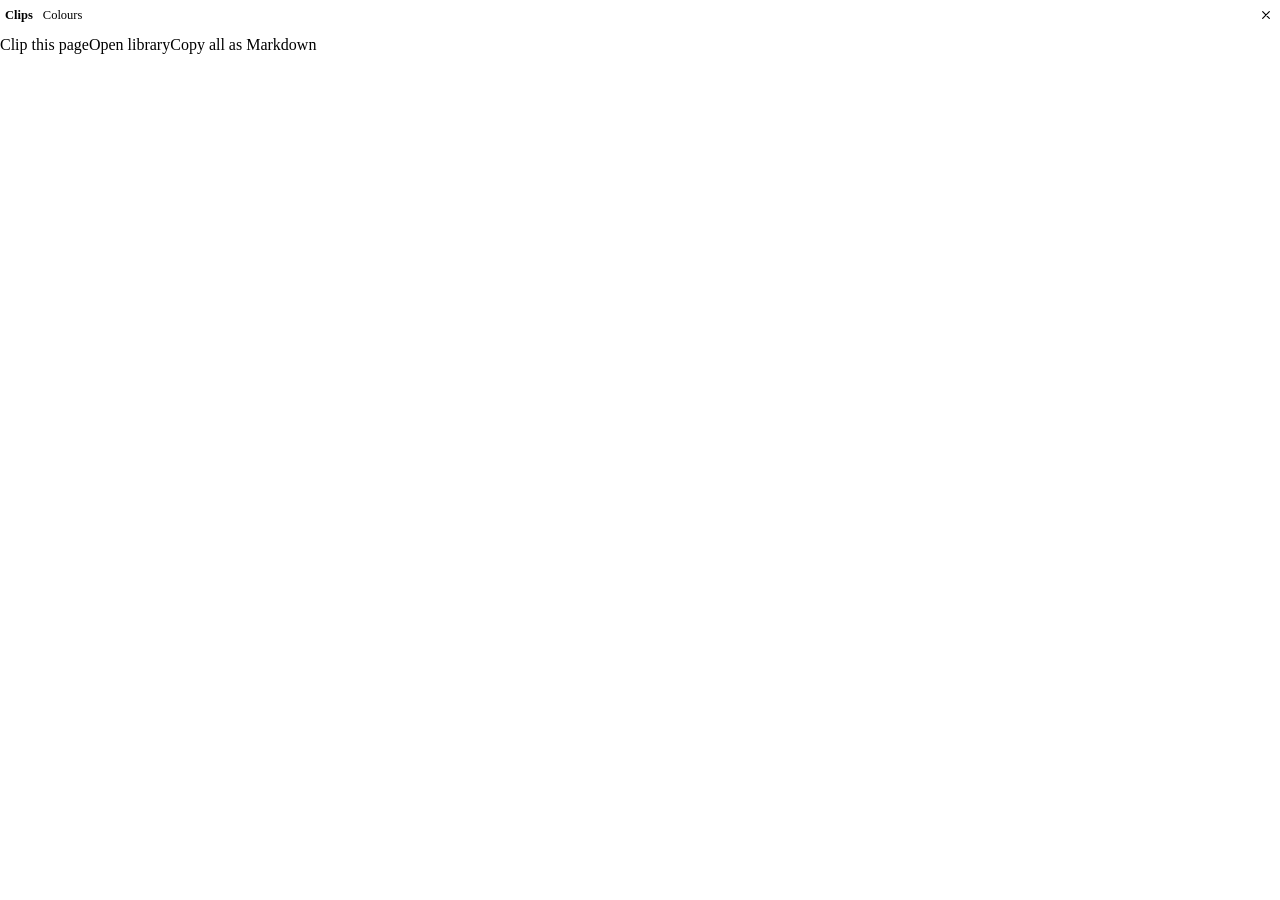
<file: ui/sidepanel.html>
<!doctype html>
<html lang="en">
  <head>
    <meta charset="utf-8" />
    <meta http-equiv="Content-Security-Policy" content="default-src 'none'; img-src data:; style-src 'unsafe-inline'; script-src 'unsafe-inline'" />
    <title>Side panel</title>
    <style>
      /*TOKENS*/
      * { box-sizing: border-box; }
      html, body { height: 100%; margin: 0; overflow: hidden; }
      body {
        background: var(--surface);
        border-left: 1px solid var(--divider);
        color: var(--text);
        display: flex;
        flex-direction: column;
        font: var(--text-sm) var(--font-ui);
      }
      button, input, textarea { font: inherit; }
      svg { fill: none; flex: none; height: 16px; stroke: currentcolor; stroke-linecap: round; stroke-linejoin: round; stroke-width: 1.75; width: 16px; }
      header { align-items: center; border-bottom: 1px solid var(--divider); display: flex; gap: var(--space-1); padding: var(--space-2); }
      .tabs { display: flex; flex: 1; gap: var(--space-1); }
      .tab {
        background: transparent; border: 0; border-radius: 6px; color: var(--text-muted);
        cursor: default; font-size: 12.5px; height: 30px; padding: 0 5px; white-space: nowrap;
      }
      .tab:hover { background: var(--hover); color: var(--text); }
      .tab[aria-selected="true"] { background: var(--accent-soft); color: var(--accent); font-weight: 600; }
      .icon {
        align-items: center; background: transparent; border: 0; border-radius: 6px; color: var(--text-muted);
        cursor: default; display: flex; flex: none; height: 28px; justify-content: center; padding: 0; width: 28px;
      }
      .icon:hover { background: var(--hover); color: var(--text); }
      section { display: flex; flex: 1; flex-direction: column; gap: var(--space-2); min-height: 0; padding: var(--space-3); }
      section[hidden] { display: none; }
      .status { color: var(--text-muted); font-size: 12px; min-height: 16px; }
      textarea, input[type="text"] {
        background: var(--field); border: 1px solid transparent; border-radius: 6px; color: var(--text);
        outline: none; padding: 8px 10px; width: 100%;
      }
      textarea:focus, input[type="text"]:focus { background: var(--field-focus); border-color: var(--accent); }
      #notes { flex: 1; line-height: 1.45; resize: none; }
      .row { align-items: center; display: flex; gap: var(--space-2); }
      .primary, .quiet {
        border: 0; border-radius: 6px; cursor: default; flex: none; height: 30px; padding: 0 var(--space-3);
      }
      .primary { background: var(--accent); color: var(--on-accent); }
      .quiet { background: var(--field); color: var(--text); }
      .quiet:hover { background: var(--press); }
      .list { flex: 1; overflow-y: auto; }
      .item { align-items: center; border-radius: 6px; display: flex; gap: var(--space-2); min-height: 34px; padding: 4px var(--space-2); }
      .item:hover { background: var(--hover); }
      .item .text { flex: 1; min-width: 0; overflow-wrap: anywhere; }
      .item.done .text { color: var(--text-muted); text-decoration: line-through; }
      .item .actions { display: flex; gap: 2px; }
      .snippet { align-items: flex-start; flex-direction: column; gap: 2px; }
      .snippet .head { align-items: center; display: flex; gap: var(--space-2); width: 100%; }
      .snippet .title { flex: 1; font-weight: 600; min-width: 0; overflow: hidden; text-overflow: ellipsis; white-space: nowrap; }
      .snippet .body { color: var(--text-muted); max-height: 3.6em; overflow: hidden; overflow-wrap: anywhere; white-space: pre-wrap; width: 100%; }
      .link { background: transparent; border: 0; color: var(--accent); cursor: default; padding: 0; text-align: left; }
      .link:hover { text-decoration: underline; }
      .snippet .note { border-left: 2px solid var(--divider); padding-left: 8px; }
      .swatches { display: grid; flex: 1; gap: 8px; grid-template-columns: repeat(auto-fill, minmax(64px, 1fr)); align-content: start; overflow-y: auto; }
      .chip { position: relative; text-align: center; }
      .swatch { border: 1px solid var(--divider); border-radius: 8px; cursor: default; height: 48px; padding: 0; width: 100%; }
      .chip .hex { color: var(--text-muted); display: block; font: 11px ui-monospace, Menlo, monospace; padding-top: 3px; }
      .chip-x { background: var(--surface); border: 1px solid var(--divider); border-radius: 50%; display: none; height: 18px; position: absolute; right: -4px; top: -4px; width: 18px; font-size: 12px; }
      .chip:hover .chip-x { display: flex; }
      .empty { color: var(--text-muted); padding: var(--space-3) var(--space-2); }
      input[type="checkbox"] { accent-color: var(--accent); flex: none; height: 16px; margin: 0; width: 16px; }
    </style>
  </head>
  <body>
    <header>
      <div class="tabs" role="tablist" aria-label="Side panel">
        <button class="tab" role="tab" data-tab="clips" aria-selected="false">Clips</button>
        <button class="tab" role="tab" data-tab="colors" aria-selected="false">Colours</button>
      </div>
      <button class="icon" id="close" title="Close the side panel" aria-label="Close the side panel">
        <svg viewBox="0 0 24 24" aria-hidden="true"><path d="M7 7l10 10M17 7L7 17" /></svg>
      </button>
    </header>

    <section id="clips-section" role="tabpanel" hidden>
      <div class="row">
        <button class="primary" id="clip-page" type="button">Clip this page</button>
        <button class="quiet" id="open-library" type="button">Open library</button>
        <button class="quiet" id="copy-clips" type="button">Copy all as Markdown</button>
      </div>
      <div class="list" id="clip-list"></div>
      <div class="status" id="clip-status" role="status"></div>
    </section>

    <section id="colors-section" role="tabpanel" hidden>
      <div class="row">
        <button class="primary" id="pick-colour" type="button">Pick from the page</button>
        <button class="quiet" id="inspect-text" type="button">Identify text</button>
      </div>
      <div class="swatches" id="swatch-list"></div>
      <div class="row"><span class="status" id="colors-status" style="flex:1" role="status"></span><button class="quiet" id="copy-colors" type="button">Copy all</button></div>
    </section>

    <script>
      "use strict";
      const send = (command) => window.browserBridge.send(JSON.stringify(command));
      const byId = (id) => document.getElementById(id);
      const make = (tag, className, text) => {
        const element = document.createElement(tag);
        if (className) element.className = className;
        if (text !== undefined) element.textContent = text;
        return element;
      };

      let data = { notes: "", todos: [], snippets: [], clips: [], colors: [] };
      let saveTimer = null;
      let statusTimer = null;

      // Tabs ---------------------------------------------------------------------
      function showTab(name) {
        for (const tab of document.querySelectorAll(".tab")) {
          tab.setAttribute("aria-selected", String(tab.dataset.tab === name));
        }
        for (const id of ["clips", "colors"]) {
          byId(`${id}-section`).hidden = id !== name;
        }
        try { sessionStorage.setItem("tab", name); } catch (_) {}
      }
      for (const tab of document.querySelectorAll(".tab")) {
        tab.addEventListener("click", () => showTab(tab.dataset.tab));
      }
      byId("close").addEventListener("click", () => send({ type: "toggleSidePanel" }));

      function flash(id, text) {
        const element = byId(id);
        element.textContent = text;
        clearTimeout(statusTimer);
        statusTimer = setTimeout(() => (element.textContent = ""), 1800);
      }

      // Snippets -----------------------------------------------------------------
      // The text is copied with a hidden field, since a page of this kind can't use the
      // clipboard's own API.
      function copy(text, statusId = "clip-status") {
        const field = make("textarea");
        field.value = text;
        field.style.position = "fixed";
        field.style.opacity = "0";
        document.body.append(field);
        field.select();
        let copied = false;
        try { copied = document.execCommand("copy"); } catch (_) {}
        field.remove();
        flash(statusId, copied ? "Copied" : "Couldn't copy");
      }
      // Clips -------------------------------------------------------------------
      function host(url) {
        try { return new URL(url).hostname.replace(/^www\./, ""); } catch (_) { return ""; }
      }
      function renderClips() {
        const list = byId("clip-list");
        byId("copy-clips").hidden = data.clips.length === 0;
        if (data.clips.length === 0) {
          list.replaceChildren(make("div", "empty", "Nothing clipped yet. Select some text and press Clip this page, or just clip the page."));
          return;
        }
        list.replaceChildren(...data.clips.map((clip) => {
          const row = make("div", "item snippet");
          const head = make("div", "head");
          const open = make("button", "title link", clip.title);
          open.title = clip.url;
          open.addEventListener("click", () => send({ type: "openClip", id: clip.id }));
          const copyLink = make("button", "quiet", "Copy link");
          copyLink.addEventListener("click", () => copy(clip.url, "clip-status"));
          const remove = make("button", "icon", "×");
          remove.title = "Remove";
          remove.setAttribute("aria-label", "Remove");
          remove.addEventListener("click", () => send({ type: "removeClip", id: clip.id }));
          head.append(open, copyLink, remove);
          const when = new Date(clip.saved_ms).toLocaleDateString();
          row.append(head, make("div", "body", `${host(clip.url)} · ${when}`));
          if (clip.note) {
            row.append(make("div", "body note", clip.note));
          }
          return row;
        }));
      }
      // Markdown is plain text, so clips can be pasted into notes, documents or a repository.
      function markdown() {
        const escape = (text) => text.replace(/([\[\]\\])/g, "\\$1");
        return data.clips
          .map((clip) => {
            const quote = clip.note ? "\n\n" + clip.note.split("\n").map((line) => `> ${line}`).join("\n") : "";
            return `## [${escape(clip.title)}](${clip.url})${quote}`;
          })
          .join("\n\n");
      }
      byId("clip-page").addEventListener("click", () => send({ type: "clipPage" }));
      byId("open-library").addEventListener("click", () => send({ type: "openLibrary" }));
      byId("copy-clips").addEventListener("click", () => copy(markdown(), "clip-status"));

      // Colours -----------------------------------------------------------------
      function renderColours() {
        const list = byId("swatch-list");
        byId("copy-colors").hidden = data.colors.length === 0;
        if (data.colors.length === 0) {
          list.replaceChildren(make("div", "empty", "No colours yet. Pick one from the page and it's kept here."));
          return;
        }
        list.replaceChildren(...data.colors.map((hex) => {
          const chip = make("div", "chip");
          const swatch = make("button", "swatch");
          swatch.style.background = hex;
          swatch.title = `${hex}. Click to copy`;
          swatch.setAttribute("aria-label", `Copy ${hex}`);
          swatch.addEventListener("click", () => copy(hex, "colors-status"));
          const remove = make("button", "icon chip-x", "×");
          remove.title = "Remove";
          remove.setAttribute("aria-label", `Remove ${hex}`);
          remove.addEventListener("click", () => send({ type: "removeColor", hex }));
          chip.append(swatch, remove, make("span", "hex", hex));
          return chip;
        }));
      }
      byId("pick-colour").addEventListener("click", () => send({ type: "pickColor" }));
      byId("inspect-text").addEventListener("click", () => send({ type: "inspectText" }));
      byId("copy-colors").addEventListener("click", () => copy(data.colors.join("\n"), "colors-status"));

      // What the browser sends: the clips and colours, for every window to share.
      window.onBrowserEvent = (event) => {
        if (event.type !== "panelData") {
          return;
        }
        data = event.data;
        renderClips();
        renderColours();
      };

      try { showTab(["clips", "colors"].includes(sessionStorage.getItem("tab")) ? sessionStorage.getItem("tab") : "clips"); } catch (_) { showTab("clips"); }
      send({ type: "sidePanelReady" });
    </script>
  </body>
</html>
</file>
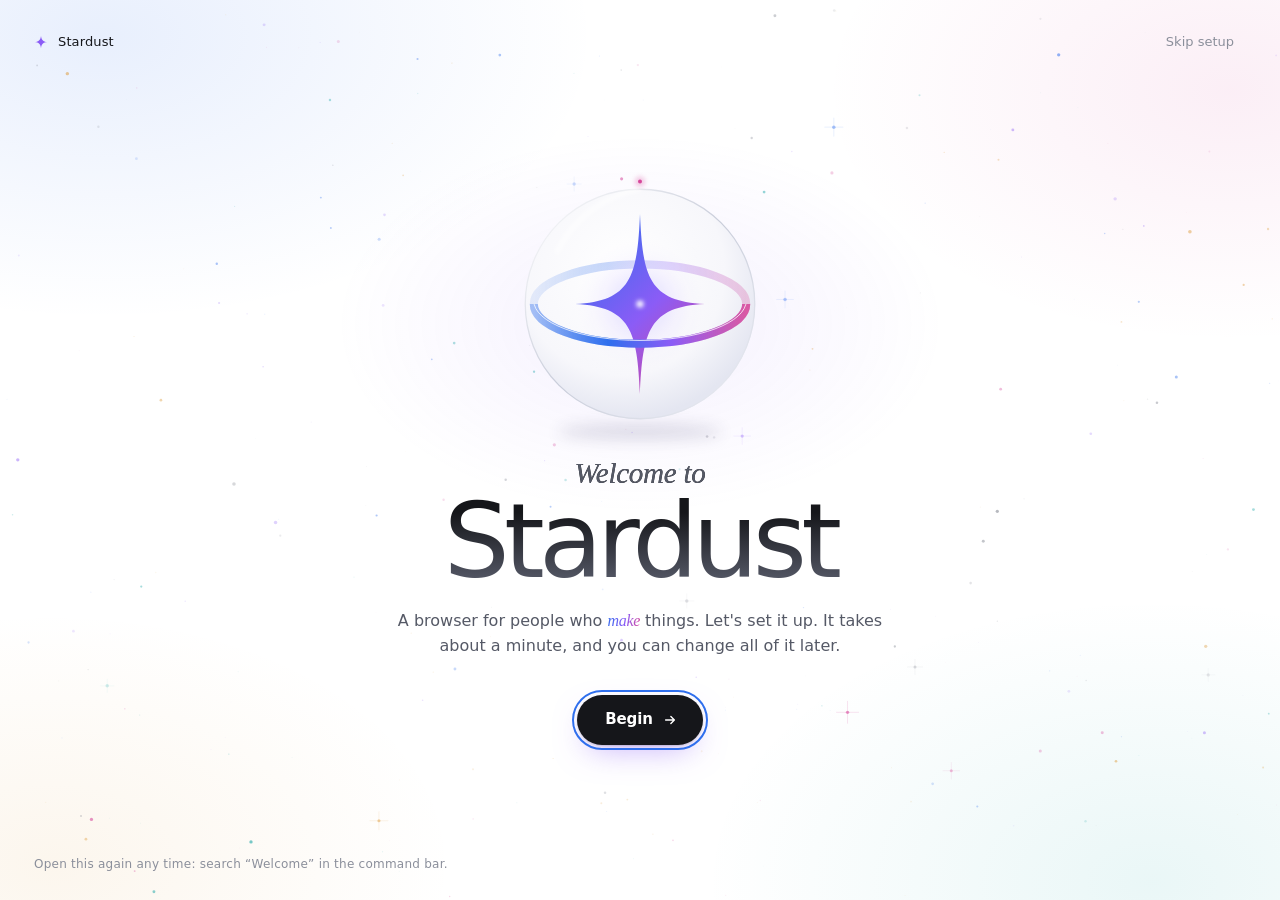
<file: ui/welcome.html>
<!doctype html>
<html lang="en">
  <head>
    <meta charset="utf-8" />
    <meta http-equiv="Content-Security-Policy" content="default-src 'none'; style-src 'unsafe-inline'; script-src 'unsafe-inline'" />
    <meta name="color-scheme" content="light" />
    <title>Welcome to Stardust</title>
    <style>
      /*TOKENS*/
      /* The welcome page is always bright: white, with the workspace palette as soft light
         at its edges and in the orb, the icon's glass sphere with a ribbon and a star. */
      :root {
        color-scheme: light;
        --paper: #ffffff;
        --ink: #15161a;
        --ink-2: #555966;
        --ink-3: #8b8f9b;
        --hair: #ebecf0;
        --hair-2: #d9dbe1;
        --wash: #f6f7f9;
        --wash-2: #eef0f4;
        --blue: #2f6fed;
        --violet: #8b5cf6;
        --pink: #d6479a;
        --teal: #14a3a3;
        --amber: #d98e1f;
        --good: #12663a;
        --bad: #c5362c;
        --serif: ui-serif, "New York", "Iowan Old Style", Georgia, serif;
        --sans: -apple-system, "SF Pro Display", system-ui, "Segoe UI Variable Display", "Segoe UI", "Noto Sans", sans-serif;
        --mono: ui-monospace, "SF Mono", Menlo, Consolas, monospace;
        --ease: cubic-bezier(0.16, 1, 0.3, 1);
      }
      * { box-sizing: border-box; }
      html, body { height: 100%; margin: 0; }
      body {
        background:
          radial-gradient(55% 45% at 8% 4%, rgb(47 111 237 / 11%), transparent 70%),
          radial-gradient(45% 40% at 96% 10%, rgb(214 71 154 / 9%), transparent 70%),
          radial-gradient(50% 45% at 90% 98%, rgb(20 163 163 / 9%), transparent 70%),
          radial-gradient(45% 40% at 4% 96%, rgb(217 142 31 / 8%), transparent 70%),
          var(--paper);
        color: var(--ink);
        font: 15px/1.55 var(--sans);
        -webkit-font-smoothing: antialiased;
        overflow: hidden;
        user-select: none;
      }
      button, input { font: inherit; color: inherit; }
      button { cursor: default; }
      [hidden] { display: none !important; }
      ::selection { background: rgb(47 111 237 / 18%); }

      /* Stardust */
      #sky { inset: 0; position: fixed; z-index: 0; }
      .haze {
        background: radial-gradient(34% 30% at 50% 36%, rgb(139 92 246 / 9%), transparent 70%);
        inset: 0; pointer-events: none; position: fixed; z-index: 0;
      }

      /* Frame */
      .frame { display: grid; grid-template-rows: auto 1fr auto; height: 100%; position: relative; z-index: 2; }
      header, footer { align-items: center; display: flex; justify-content: space-between; padding: 26px 34px; position: relative; }
      header .constellation { left: 50%; position: absolute; transform: translateX(-50%); }
      .mark { align-items: center; color: var(--ink); display: flex; font-size: 13px; font-weight: 500; gap: 10px; letter-spacing: 0.01em; }
      .mark svg { color: var(--violet); height: 14px; width: 14px; }
      .quiet {
        background: none; border: 0; border-radius: 999px; color: var(--ink-3); font-size: 13px; padding: 6px 12px;
        transition: color 0.3s, background 0.3s;
      }
      .quiet:hover { background: var(--wash-2); color: var(--ink); }

      /* Constellation progress */
      .constellation { align-items: center; display: flex; gap: 0; opacity: 0; transition: opacity 0.6s var(--ease); }
      .constellation.on { opacity: 1; }
      .constellation .node { height: 9px; position: relative; width: 9px; }
      .constellation .node::before {
        background: var(--hair-2); border-radius: 50%; content: ""; height: 3px; left: 3px; position: absolute; top: 3px; width: 3px;
        transition: all 0.6s var(--ease);
      }
      .constellation .node.lit::before { background: var(--blue); box-shadow: 0 0 8px 1px rgb(47 111 237 / 45%); }
      .constellation .node.here::before { height: 5px; left: 2px; top: 2px; width: 5px; }
      .constellation .link { background: var(--hair); height: 1px; position: relative; width: 34px; }
      .constellation .link::after {
        background: linear-gradient(90deg, var(--blue), var(--violet)); content: ""; inset: 0; position: absolute;
        transform: scaleX(0); transform-origin: left; transition: transform 0.8s var(--ease);
      }
      .constellation .link.lit::after { transform: scaleX(1); }

      /* Stage */
      .stage { display: grid; min-height: 0; overflow-y: auto; padding: 8px 0; place-items: center; position: relative; }
      .step {
        grid-area: 1 / 1; max-width: 680px; padding: 0 28px; width: 100%;
        opacity: 0; pointer-events: none; transform: translateY(14px); filter: blur(6px);
        transition: opacity 0.7s var(--ease), transform 0.9s var(--ease), filter 0.7s var(--ease);
      }
      .step.shown { opacity: 1; pointer-events: auto; transform: none; filter: none; }
      .step.gone { transform: translateY(-14px); }
      .step > * { transition: opacity 0.8s var(--ease), transform 0.9s var(--ease); }
      .step:not(.shown) > * { opacity: 0; transform: translateY(8px); }
      .step.shown > :nth-child(2) { transition-delay: 0.06s; }
      .step.shown > :nth-child(3) { transition-delay: 0.12s; }
      .step.shown > :nth-child(4) { transition-delay: 0.18s; }
      .step.shown > :nth-child(5) { transition-delay: 0.24s; }

      .eyebrow { color: var(--violet); font: 11px/1 var(--mono); letter-spacing: 0.22em; margin: 0 0 22px; text-transform: uppercase; }
      h2 {
        font-size: clamp(34px, 5vw, 52px); font-weight: 500; letter-spacing: -0.035em; line-height: 1.04; margin: 0 0 16px;
        background: linear-gradient(180deg, var(--ink) 40%, #4a4e5a); -webkit-background-clip: text; background-clip: text; color: transparent;
      }
      em {
        font-family: var(--serif); font-style: italic; font-weight: 400; letter-spacing: -0.02em;
        background: linear-gradient(100deg, var(--blue), var(--violet) 55%, var(--pink)); -webkit-background-clip: text; background-clip: text; color: transparent;
      }
      .sub { color: var(--ink-2); font-size: 16px; margin: 0 0 min(38px, 4vh); max-width: 500px; }
      .stage { scrollbar-width: none; }
      .stage::-webkit-scrollbar { display: none; }

      /* Intro */
      .intro { text-align: center; }
      .intro .sub { margin-left: auto; margin-right: auto; }
      /* Each moving part is its own SVG, turned as a whole. Animating part of one SVG
         makes Chromium redraw all of it, blurs included, on every frame. */
      .orb { display: block; height: min(280px, 30vh); margin: 0 auto 2.4vh; position: relative; width: min(280px, 30vh); }
      .orb svg { height: 100%; inset: 0; overflow: visible; position: absolute; width: 100%; }
      .orb .ribbon, .orb .spark, .orb .rider { transform-origin: 50% 50%; will-change: transform; }
      .orb .ribbon { animation: drift 18s ease-in-out infinite alternate; }
      .orb .spark { animation: breathe 5s ease-in-out infinite; }
      .orb .rider { animation: orbit 14s linear infinite; }
      .step:not(.shown) .orb *, .resting .orb * { animation-play-state: paused; }
      @keyframes drift { from { transform: rotate(-24deg); } to { transform: rotate(-14deg); } }
      @keyframes breathe { 0%, 100% { transform: scale(1); opacity: 1; } 50% { transform: scale(0.94); opacity: 0.88; } }
      @keyframes orbit { to { transform: rotate(360deg); } }
      .wordmark {
        font-size: clamp(52px, min(9vw, 12vh), 104px); font-weight: 300; letter-spacing: -0.055em; line-height: 0.95; margin: 0 0 18px;
        background: linear-gradient(180deg, var(--ink) 40%, #5d6170 100%); -webkit-background-clip: text; background-clip: text; color: transparent;
      }
      .wordmark span { display: block; font-family: var(--serif); font-size: 0.28em; font-style: italic; font-weight: 400; letter-spacing: -0.01em; margin-bottom: 0.15em; color: var(--ink-2); -webkit-text-fill-color: var(--ink-2); }

      /* Buttons */
      .actions { align-items: center; display: flex; gap: 14px; }
      .intro .actions { justify-content: center; }
      .go {
        align-items: center; background: var(--ink); border: 0; border-radius: 999px; color: #fff; display: inline-flex; font-size: 15px; font-weight: 600;
        gap: 10px; height: 50px; letter-spacing: -0.01em; padding: 0 26px 0 28px; position: relative;
        box-shadow: 0 1px 2px rgb(21 22 26 / 18%), 0 12px 32px -10px rgb(139 92 246 / 55%);
        transition: transform 0.4s var(--ease), box-shadow 0.4s var(--ease), opacity 0.3s;
      }
      .go:hover { box-shadow: 0 1px 2px rgb(21 22 26 / 18%), 0 16px 44px -8px rgb(47 111 237 / 60%); transform: translateY(-1px); }
      .go:active { transform: translateY(0) scale(0.98); }
      .go:disabled { opacity: 0.5; }
      .go svg { height: 14px; transition: transform 0.4s var(--ease); width: 14px; }
      .go:hover svg { transform: translateX(3px); }
      .ghost {
        background: rgb(255 255 255 / 85%); border: 1px solid var(--hair-2); border-radius: 999px; color: var(--ink-2); height: 50px; padding: 0 22px;
        transition: background 0.3s, color 0.3s, border-color 0.3s;
      }
      .ghost:hover { background: var(--paper); border-color: var(--ink-3); color: var(--ink); }
      .ghost:disabled { opacity: 0.5; }
      .kbdhint { color: var(--ink-3); font-size: 12px; margin-left: 6px; }
      .kbdhint b { background: var(--paper); border: 1px solid var(--hair-2); border-radius: 5px; font: 11px var(--mono); padding: 1px 5px; }
      :focus-visible { outline: 2px solid var(--blue); outline-offset: 3px; }

      /* Import */
      .sources { align-items: center; display: flex; flex-wrap: wrap; gap: 10px; margin-bottom: 18px; }
      .select { position: relative; }
      .select select {
        -webkit-appearance: none; appearance: none; background: rgb(255 255 255 / 85%); border: 1px solid var(--hair-2); border-radius: 999px; color: var(--ink);
        height: 50px; max-width: 360px; min-width: 240px; outline: none; padding: 0 44px 0 22px; text-overflow: ellipsis;
        transition: border-color 0.3s, background 0.3s;
      }
      .select select:hover, .select select:focus { background: var(--paper); border-color: var(--ink-3); }
      .select select option { background: var(--paper); color: var(--ink); }
      .select svg { color: var(--ink-2); height: 12px; pointer-events: none; position: absolute; right: 20px; top: 19px; width: 12px; }
      .note { color: var(--ink-3); font-size: 13px; min-height: 20px; margin: 0 0 30px; }
      .note.good { color: var(--good); }

      /* Workspace */
      .field { align-items: center; border-bottom: 1px solid var(--hair-2); display: flex; gap: 16px; margin-bottom: 26px; padding-bottom: 10px; transition: border-color 0.4s; }
      .field:focus-within { border-color: var(--blue); }
      .field .halo { border-radius: 50%; flex: none; height: 14px; width: 14px; transition: background 0.4s, box-shadow 0.4s; }
      .field input {
        background: none; border: 0; flex: 1; font-size: clamp(24px, 3.4vw, 32px); font-weight: 400; letter-spacing: -0.025em; min-width: 0; outline: none; padding: 6px 0;
        user-select: text;
      }
      .field input::placeholder { color: var(--hair-2); }
      .swatches { display: flex; gap: 12px; margin-bottom: 14px; }
      .swatch {
        border: 0; border-radius: 50%; height: 22px; padding: 0; position: relative; width: 22px;
        transition: transform 0.35s var(--ease);
      }
      .swatch::after { border: 1.5px solid transparent; border-radius: 50%; content: ""; inset: -5px; position: absolute; transition: border-color 0.3s; }
      .swatch:hover { transform: scale(1.12); }
      .swatch[aria-pressed="true"]::after { border-color: var(--ink); }
      .error { color: var(--bad); font-size: 13px; min-height: 20px; margin: 0 0 22px; }

      /* Finale */
      .keys { border-top: 1px solid var(--hair); display: grid; grid-template-columns: 1fr 1fr; margin: 0 0 40px; padding: 0; list-style: none; }
      .keys li { align-items: baseline; border-bottom: 1px solid var(--hair); display: flex; gap: 14px; justify-content: space-between; padding: 14px 0; }
      .keys li:nth-child(odd) { padding-right: 24px; }
      .keys li:nth-child(even) { border-left: 1px solid var(--hair); padding-left: 24px; }
      .keys span { color: var(--ink-2); font-size: 14px; }
      .keys kbd { color: var(--ink); font: 500 13px var(--sans); letter-spacing: 0.12em; white-space: nowrap; }
      .summary { color: var(--ink-2); font-size: 16px; margin: 0 0 30px; max-width: 520px; min-height: 22px; }
      .summary b { color: var(--ink); font-weight: 500; }

      footer { color: var(--ink-3); font-size: 12px; }
      footer .meta { letter-spacing: 0.02em; }

      @media (max-width: 620px) {
        header, footer { padding: 18px 18px; }
        .keys { grid-template-columns: 1fr; }
        .keys li:nth-child(even) { border-left: 0; padding-left: 0; }
        .keys li:nth-child(odd) { padding-right: 0; }
        .kbdhint { display: none; }
      }
      @media (max-height: 640px) { .orb { height: 160px; width: 160px; margin-bottom: 14px; } }
      @media (prefers-reduced-motion: reduce) {
        *, *::before, *::after { animation: none !important; transition-duration: 0.01ms !important; transition-delay: 0s !important; }
      }
    </style>
  </head>
  <body>
    <canvas id="sky" aria-hidden="true"></canvas>
    <div class="haze" aria-hidden="true"></div>

    <div class="frame">
      <header>
        <div class="mark">
          <svg viewBox="0 0 24 24" aria-hidden="true"><path d="M12 1.5C12.7 8.2 15.8 11.3 22.5 12 15.8 12.7 12.7 15.8 12 22.5 11.3 15.8 8.2 12.7 1.5 12 8.2 11.3 11.3 8.2 12 1.5Z" fill="currentColor" /></svg>
          Stardust
        </div>
        <div class="constellation" id="progress" aria-hidden="true"></div>
        <button class="quiet" id="skip" type="button">Skip setup</button>
      </header>

      <main class="stage">
        <!-- 0 · Intro -->
        <section class="step intro" data-step="intro" aria-labelledby="t-intro">
          <div class="orb" aria-hidden="true">
            <svg viewBox="0 0 300 300">
              <defs>
                <radialGradient id="glass" cx="42%" cy="36%" r="64%">
                  <stop offset="0" stop-color="#ffffff" />
                  <stop offset="0.7" stop-color="#f7f7fb" />
                  <stop offset="1" stop-color="#e4e6f1" />
                </radialGradient>
                <linearGradient id="rim" x1="0" y1="0" x2="1" y2="1">
                  <stop offset="0" stop-color="#ffffff" />
                  <stop offset="0.5" stop-color="#c9cdda" />
                  <stop offset="1" stop-color="#eef0f6" />
                </linearGradient>
                <linearGradient id="band" x1="0" y1="0" x2="1" y2="0">
                  <stop offset="0" stop-color="#2f6fed" stop-opacity="0.35" />
                  <stop offset="0.35" stop-color="#2f6fed" />
                  <stop offset="0.65" stop-color="#8b5cf6" />
                  <stop offset="1" stop-color="#d6479a" stop-opacity="0.85" />
                </linearGradient>
                <linearGradient id="starfill" x1="0.15" y1="0" x2="0.85" y2="1">
                  <stop offset="0" stop-color="#2f6fed" />
                  <stop offset="0.55" stop-color="#8b5cf6" />
                  <stop offset="1" stop-color="#d6479a" />
                </linearGradient>
                <radialGradient id="core" cx="50%" cy="50%" r="50%">
                  <stop offset="0" stop-color="#c9d7ff" stop-opacity="0.95" />
                  <stop offset="0.45" stop-color="#e3d9ff" stop-opacity="0.5" />
                  <stop offset="1" stop-color="#ffffff" stop-opacity="0" />
                </radialGradient>
                <filter id="soft" x="-50%" y="-50%" width="200%" height="200%"><feGaussianBlur stdDeviation="2.2" /></filter>
                <filter id="bloom" x="-50%" y="-50%" width="200%" height="200%"><feGaussianBlur stdDeviation="10" /></filter>
                <filter id="shade" x="-50%" y="-200%" width="200%" height="500%"><feGaussianBlur stdDeviation="8" /></filter>
                <clipPath id="front"><rect x="0" y="150" width="300" height="150" /></clipPath>
              </defs>
              <ellipse cx="150" cy="292" rx="92" ry="9" fill="#2a2f5a" opacity="0.14" filter="url(#shade)" />
              <circle cx="150" cy="150" r="128" fill="url(#glass)" />
              <circle cx="150" cy="150" r="127.5" fill="none" stroke="url(#rim)" stroke-width="1.4" />
              <path d="M58 92 A128 128 0 0 1 150 22" fill="none" stroke="#ffffff" stroke-width="3" stroke-linecap="round" filter="url(#soft)" />
            </svg>
            <svg class="ribbon" viewBox="0 0 300 300">
              <!-- back half of the ribbon, behind the star -->
              <ellipse cx="150" cy="150" rx="118" ry="44" fill="none" stroke="url(#band)" stroke-width="9" stroke-opacity="0.3" />
            </svg>
            <svg class="spark" viewBox="0 0 300 300">
              <circle cx="150" cy="150" r="70" fill="url(#core)" filter="url(#bloom)" />
              <path d="M150 50 C153 120 160 147 222 150 C160 153 153 180 150 250 C147 180 140 153 78 150 C140 147 147 120 150 50Z" fill="url(#starfill)" />
              <circle cx="150" cy="150" r="4" fill="#ffffff" filter="url(#soft)" />
            </svg>
            <svg class="ribbon" viewBox="0 0 300 300">
              <g clip-path="url(#front)">
                <ellipse cx="150" cy="150" rx="118" ry="44" fill="none" stroke="url(#band)" stroke-width="9" />
                <ellipse cx="150" cy="150" rx="118" ry="44" fill="none" stroke="#ffffff" stroke-opacity="0.85" stroke-width="1" transform="translate(0 -3.5)" />
              </g>
            </svg>
            <svg class="rider" viewBox="0 0 300 300"><circle cx="150" cy="14" r="2.2" fill="#d6479a" /><circle cx="150" cy="14" r="6" fill="#d6479a" opacity="0.25" filter="url(#soft)" /></svg>
          </div>
          <h1 class="wordmark" id="t-intro"><span>Welcome to</span>Stardust</h1>
          <p class="sub">A browser for people who <em>make</em> things. Let's set it up. It takes about a minute, and you can change all of it later.</p>
          <div class="actions">
            <button class="go" id="begin" type="button">Begin <svg viewBox="0 0 16 16" aria-hidden="true"><path d="M3 8h10M9 4l4 4-4 4" fill="none" stroke="currentColor" stroke-width="1.6" stroke-linecap="round" stroke-linejoin="round" /></svg></button>
          </div>
        </section>

        <!-- Import (only when another browser is found) -->
        <section class="step" data-step="import" aria-labelledby="t-import">
          <p class="eyebrow" data-eyebrow>Bring it with you</p>
          <h2 id="t-import">Start where you <em>left off.</em></h2>
          <p class="sub">Copy your bookmarks and history from another browser on this computer. Nothing is removed from it.</p>
          <div>
            <div class="sources">
              <span class="select"><select id="import-source" aria-label="Browser to import from"></select><svg viewBox="0 0 12 12" aria-hidden="true"><path d="M3 4.5l3 3 3-3" fill="none" stroke="currentColor" stroke-width="1.4" stroke-linecap="round" stroke-linejoin="round" /></svg></span>
              <button class="ghost" id="import" type="button">Import</button>
            </div>
            <p class="note" id="import-note" role="status"></p>
          </div>
          <div class="actions">
            <button class="go" data-next type="button">Continue <svg viewBox="0 0 16 16" aria-hidden="true"><path d="M3 8h10M9 4l4 4-4 4" fill="none" stroke="currentColor" stroke-width="1.6" stroke-linecap="round" stroke-linejoin="round" /></svg></button>
            <button class="ghost" data-back type="button">Back</button>
          </div>
        </section>

        <!-- Workspace -->
        <section class="step" data-step="workspace" aria-labelledby="t-workspace">
          <p class="eyebrow" data-eyebrow>A world of its own</p>
          <h2 id="t-workspace">Name your first <em>workspace.</em></h2>
          <p class="sub">Each workspace keeps its own logins, tabs and cookies, so channels and brands live side by side without crossing over. Leave it blank to skip.</p>
          <div>
            <label class="field">
              <span class="halo" id="halo" aria-hidden="true"></span>
              <input id="workspace" type="text" maxlength="40" placeholder="My channel" aria-label="Workspace name" autocomplete="off" spellcheck="false" />
            </label>
            <div class="swatches" id="colors" role="group" aria-label="Workspace colour"></div>
            <p class="error" id="workspace-error" role="alert"></p>
          </div>
          <div class="actions">
            <button class="go" data-next type="button">Continue <svg viewBox="0 0 16 16" aria-hidden="true"><path d="M3 8h10M9 4l4 4-4 4" fill="none" stroke="currentColor" stroke-width="1.6" stroke-linecap="round" stroke-linejoin="round" /></svg></button>
            <button class="ghost" data-back type="button">Back</button>
            <span class="kbdhint">or press <b>Return</b></span>
          </div>
        </section>

        <!-- Finale -->
        <section class="step" data-step="done" aria-labelledby="t-done">
          <p class="eyebrow" data-eyebrow>Ready</p>
          <h2 id="t-done">The sky is <em>yours.</em></h2>
          <p class="summary" id="summary"></p>
          <ul class="keys" id="keys"></ul>
          <div class="actions">
            <button class="go" id="finish" type="button">Start browsing <svg viewBox="0 0 16 16" aria-hidden="true"><path d="M3 8h10M9 4l4 4-4 4" fill="none" stroke="currentColor" stroke-width="1.6" stroke-linecap="round" stroke-linejoin="round" /></svg></button>
            <button class="ghost" data-back type="button">Back</button>
          </div>
        </section>
      </main>

      <footer>
        <span class="meta">Open this again any time: search “Welcome” in the command bar.</span>
        <span class="meta" id="stepcount"></span>
      </footer>
    </div>

    <script>
      "use strict";
      const send = (command) => window.browserBridge.send(JSON.stringify(command));
      const byId = (id) => document.getElementById(id);
      const mac = /Mac/i.test(navigator.platform || "");
      const mod = mac ? "⌘ " : "Ctrl ";
      const shift = mac ? "⇧ " : "Shift ";
      const calm = matchMedia("(prefers-reduced-motion: reduce)").matches;
      const STAR = "M7 0.6C7.4 4.6 9.4 6.6 13.4 7 9.4 7.4 7.4 9.4 7 13.4 6.6 9.4 4.6 7.4 0.6 7 4.6 6.6 6.6 4.6 7 0.6Z";

      // ---- Stardust --------------------------------------------------------------------
      // Specks in the workspace colours, drifting and twinkling on white.
      const TINTS = ["47,111,237", "139,92,246", "214,71,154", "20,163,163", "217,142,31", "123,127,138"];
      const sky = byId("sky");
      const ctx = sky.getContext("2d");
      let stars = [], width = 0, height = 0, pointerX = 0, pointerY = 0, lean = { x: 0, y: 0 };
      let meteor = null, nextMeteor = performance.now() + 6000;
      // Twinkling is slow, so 24 frames a second looks the same as 60 at well under
      // half the cost, which matters most without a graphics card.
      const FRAME_MS = 1000 / 24;
      let lastFrame = -FRAME_MS;
      // Seconds the sky has moved for, which stands still while it rests, so the
      // stars don't jump when it wakes.
      let skyTime = 0;
      // Anything moving costs CPU on every frame, a third of a core even without a
      // graphics card, so the sky and the orb rest after a while without input and
      // wake on the next.
      const REST_MS = 10000;
      let lastInput = performance.now(), resting = false;
      function wake() {
        lastInput = performance.now();
        if (!resting) return;
        resting = false;
        document.documentElement.classList.remove("resting");
        requestAnimationFrame(draw);
      }
      for (const type of ["pointermove", "pointerdown", "keydown", "wheel", "focus"]) {
        addEventListener(type, wake, { passive: true });
      }
      function seed() {
        const ratio = Math.min(devicePixelRatio || 1, 2);
        width = innerWidth; height = innerHeight;
        sky.width = width * ratio; sky.height = height * ratio;
        sky.style.width = width + "px"; sky.style.height = height + "px";
        ctx.setTransform(ratio, 0, 0, ratio, 0, 0);
        const count = Math.round((width * height) / 4200);
        stars = Array.from({ length: count }, () => {
          const depth = Math.random() ** 2.2;
          return {
            x: Math.random() * width, y: Math.random() * height, depth,
            r: 0.4 + depth * 1.4, base: 0.14 + depth * 0.5,
            speed: 0.4 + Math.random() * 1.6, phase: Math.random() * Math.PI * 2,
            tint: TINTS[Math.floor(Math.random() * TINTS.length)],
            flare: depth > 0.82 && Math.random() < 0.5,
          };
        });
      }
      function draw(now) {
        // A shooting star finishes before the sky rests.
        if (!calm && !meteor && now - lastInput > REST_MS) {
          resting = true;
          document.documentElement.classList.add("resting");
          return;
        }
        if (!calm && now - lastFrame < FRAME_MS) { requestAnimationFrame(draw); return; }
        skyTime += Math.min(now - lastFrame, 100) / 1000;
        lastFrame = now;
        ctx.clearRect(0, 0, width, height);
        // The same easing per second as 0.04 a frame at 60 frames a second.
        lean.x += (pointerX - lean.x) * 0.1; lean.y += (pointerY - lean.y) * 0.1;
        const t = skyTime;
        for (const s of stars) {
          const twinkle = calm ? 1 : 0.65 + 0.35 * Math.sin(t * s.speed + s.phase);
          const a = s.base * twinkle;
          let x = s.x - lean.x * s.depth * 14 + (calm ? 0 : t * s.depth * 1.6);
          x = ((x % width) + width) % width;
          const y = s.y - lean.y * s.depth * 14;
          ctx.fillStyle = `rgba(${s.tint},${a})`;
          ctx.beginPath(); ctx.arc(x, y, s.r, 0, Math.PI * 2); ctx.fill();
          if (s.flare) {
            const len = 5 + s.r * 4 * twinkle;
            ctx.strokeStyle = `rgba(${s.tint},${a * 0.45})`; ctx.lineWidth = 0.6;
            ctx.beginPath(); ctx.moveTo(x - len, y); ctx.lineTo(x + len, y); ctx.moveTo(x, y - len); ctx.lineTo(x, y + len); ctx.stroke();
          }
        }
        if (!calm) {
          if (!meteor && now > nextMeteor) {
            meteor = { x: Math.random() * width * 0.7 + width * 0.2, y: Math.random() * height * 0.35, born: now, angle: Math.PI * (0.78 + Math.random() * 0.08) };
          }
          if (meteor) {
            const life = (now - meteor.born) / 1100;
            if (life >= 1) { meteor = null; nextMeteor = now + 7000 + Math.random() * 9000; }
            else {
              const travel = life * 320, tail = 110 * Math.sin(Math.PI * life);
              const hx = meteor.x + Math.cos(meteor.angle) * travel, hy = meteor.y + Math.sin(meteor.angle) * travel;
              const tx = hx - Math.cos(meteor.angle) * tail, ty = hy - Math.sin(meteor.angle) * tail;
              const g = ctx.createLinearGradient(hx, hy, tx, ty);
              g.addColorStop(0, `rgba(139,92,246,${0.7 * Math.sin(Math.PI * life)})`); g.addColorStop(1, "rgba(47,111,237,0)");
              ctx.strokeStyle = g; ctx.lineWidth = 1.1;
              ctx.beginPath(); ctx.moveTo(hx, hy); ctx.lineTo(tx, ty); ctx.stroke();
            }
          }
          requestAnimationFrame(draw);
        }
      }
      addEventListener("resize", () => { seed(); if (calm) draw(0); });
      addEventListener("pointermove", (e) => { pointerX = e.clientX / width - 0.5; pointerY = e.clientY / height - 0.5; });
      seed(); requestAnimationFrame(draw);

      // ---- Steps -----------------------------------------------------------------------
      const sections = Object.fromEntries([...document.querySelectorAll(".step")].map((el) => [el.dataset.step, el]));
      let hasImport = false;
      let flow = () => ["intro", ...(hasImport ? ["import"] : []), "workspace", "done"];
      let current = "intro";

      function renderProgress() {
        const steps = flow().slice(1);
        const at = steps.indexOf(current);
        const nodes = [];
        steps.forEach((_, i) => {
          if (i) {
            const link = document.createElement("span");
            link.className = "link" + (i <= at ? " lit" : "");
            nodes.push(link);
          }
          const node = document.createElement("span");
          node.className = "node" + (i <= at ? " lit" : "") + (i === at ? " here" : "");
          nodes.push(node);
        });
        byId("progress").replaceChildren(...nodes);
        byId("progress").classList.toggle("on", at >= 0);
        byId("stepcount").textContent = at >= 0 ? `${String(at + 1).padStart(2, "0")} / ${String(steps.length).padStart(2, "0")}` : "";
        byId("skip").style.visibility = current === "done" ? "hidden" : "";
        steps.forEach((name, i) => {
          const eyebrow = sections[name].querySelector("[data-eyebrow]");
          if (eyebrow && !eyebrow.dataset.text) eyebrow.dataset.text = eyebrow.textContent;
          if (eyebrow) eyebrow.textContent = `${String(i + 1).padStart(2, "0")} — ${eyebrow.dataset.text}`;
        });
      }

      function show(name) {
        const order = flow();
        const forward = order.indexOf(name) > order.indexOf(current);
        for (const [key, el] of Object.entries(sections)) {
          const on = key === name;
          el.classList.toggle("shown", on);
          el.classList.toggle("gone", !on && forward && key === current);
          el.inert = !on;
          el.setAttribute("aria-hidden", String(!on));
        }
        current = name;
        if (name === "done") renderSummary();
        renderProgress();
        setTimeout(() => {
          if (name === "workspace") byId("workspace").focus({ preventScroll: true });
          else sections[name].querySelector(".go")?.focus({ preventScroll: true });
        }, 350);
      }
      const step = (delta) => { const order = flow(); show(order[Math.max(0, Math.min(order.length - 1, order.indexOf(current) + delta))]); };

      byId("begin").addEventListener("click", () => step(1));
      document.querySelectorAll("[data-next]").forEach((b) => b.addEventListener("click", () => step(1)));
      document.querySelectorAll("[data-back]").forEach((b) => b.addEventListener("click", () => step(-1)));
      byId("skip").addEventListener("click", () => {
        byId("workspace").value = "";
        finish();
      });
      addEventListener("keydown", (e) => {
        if (e.key === "Enter" && !e.isComposing && document.activeElement?.id === "workspace") { e.preventDefault(); step(1); }
        if (e.key === "Escape" && current !== "intro") step(-1);
      });

      // ---- Import ----------------------------------------------------------------------
      let importing = false;
      function renderSources(sources) {
        byId("import-source").replaceChildren(...sources.map((source) =>
          Object.assign(document.createElement("option"), { value: source.id, textContent: source.name })));
      }
      byId("import").addEventListener("click", () => {
        if (importing) return;
        importing = true;
        byId("import").disabled = byId("import-source").disabled = true;
        byId("import-note").className = "note";
        byId("import-note").textContent = "Bringing things over…";
        send({ type: "import", source: byId("import-source").value });
      });

      // ---- Workspace -------------------------------------------------------------------
      const COLORS = ["blue", "green", "red", "amber", "purple", "pink", "teal", "gray"];
      let color = "blue";
      function paintHalo() {
        byId("halo").style.background = `var(--ws-${color})`;
        byId("halo").style.boxShadow = `0 0 18px 2px var(--ws-${color})`;
      }
      byId("colors").replaceChildren(...COLORS.map((name) => {
        const swatch = document.createElement("button");
        swatch.type = "button";
        swatch.className = "swatch";
        swatch.style.background = `var(--ws-${name})`;
        swatch.title = name[0].toUpperCase() + name.slice(1);
        swatch.setAttribute("aria-label", `Colour ${name}`);
        swatch.setAttribute("aria-pressed", String(name === color));
        swatch.addEventListener("click", () => {
          color = name;
          for (const other of byId("colors").children) other.setAttribute("aria-pressed", String(other === swatch));
          paintHalo();
        });
        return swatch;
      }));
      paintHalo();
      byId("workspace").addEventListener("input", () => { byId("workspace-error").textContent = ""; });

      // ---- Finale ----------------------------------------------------------------------
      const keys = [
        [`${mod}${shift}A`, "Search tabs and commands"],
        [`${mod}${shift}S`, "Clip a page"],
        [`${mod}${shift}E`, "Side panel"],
        [`${mod}${shift}N`, "Private window"],
        [`${mod}T`, "New tab"],
        [`${mod}F`, "Find on the page"],
      ];
      byId("keys").replaceChildren(...keys.map(([combo, text]) => {
        const item = document.createElement("li");
        const label = document.createElement("span");
        label.textContent = text;
        const key = document.createElement("kbd");
        key.textContent = combo;
        item.append(label, key);
        return item;
      }));

      function renderSummary() {
        const line = byId("summary");
        const workspace = byId("workspace").value.trim();
        line.replaceChildren();
        if (!workspace) { line.append("A few keys worth knowing before you go."); return; }
        const bold = Object.assign(document.createElement("b"), { textContent: workspace });
        line.append("We'll make a workspace called ", bold, ". A few keys worth knowing:");
      }

      function finish() {
        byId("workspace-error").textContent = "";
        byId("finish").disabled = true;
        byId("skip").disabled = true;
        // Sites aren't asked for here: people add their own when they're ready.
        send({ type: "finishWelcome", platforms: [], workspace: byId("workspace").value, color });
      }
      byId("finish").addEventListener("click", finish);

      // ---- Browser ---------------------------------------------------------------------
      window.onBrowserEvent = (event) => {
        if (event.type === "importSources") {
          hasImport = event.sources.length > 0;
          renderSources(event.sources);
          renderProgress();
        } else if (event.type === "importResult") {
          importing = false;
          byId("import").disabled = byId("import-source").disabled = false;
          byId("import-note").className = "note good";
          byId("import-note").textContent = `Brought over ${event.bookmarks} bookmarks and ${event.history} history entries.`;
        } else if (event.type === "welcomeResult" && event.error) {
          byId("finish").disabled = false;
          byId("skip").disabled = false;
          show("workspace");
          byId("workspace-error").textContent = event.error;
        }
      };

      show("intro");
      send({ type: "listImportSources" });
    </script>
  </body>
</html>
</file>
